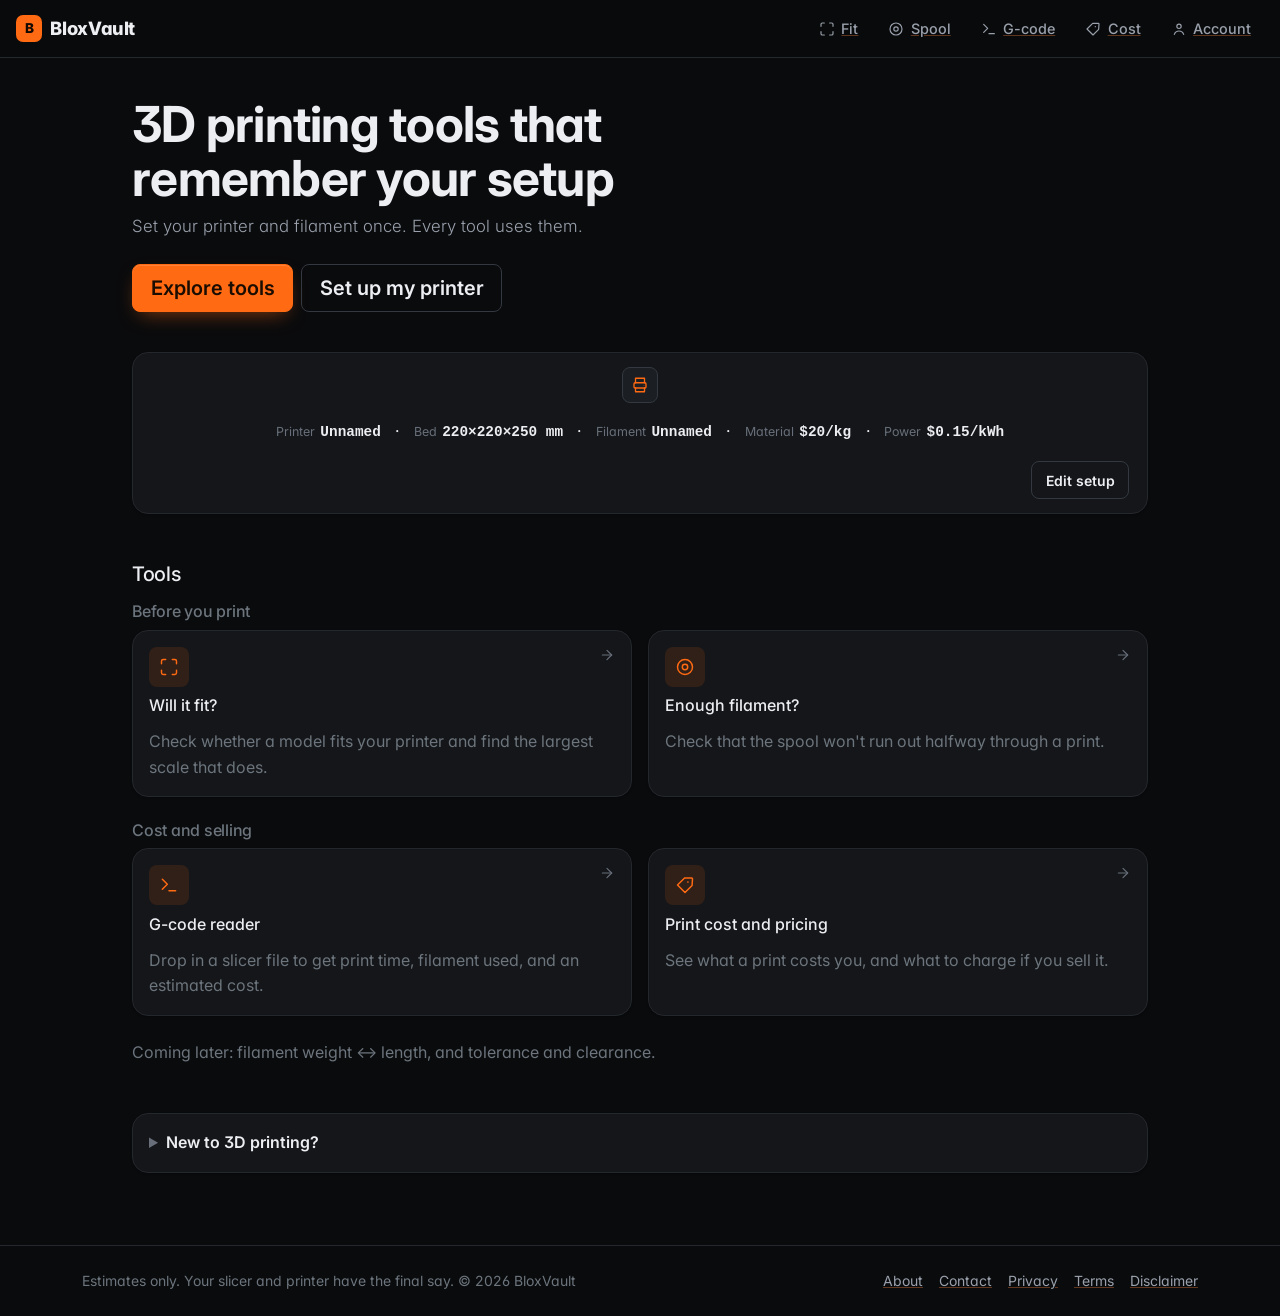
<file: index.html>
<!doctype html>
<html lang="en" data-bs-theme="dark">
<head>
  <meta charset="utf-8">
  <meta name="viewport" content="width=device-width, initial-scale=1">
  <title>3D printing tools that remember your setup - BloxVault</title>
  <meta name="description" content="Free 3D printing tools that remember your printer and filament settings: fit checker, filament check, and print cost and pricing.">
  <link rel="stylesheet" href="https://cdn.jsdelivr.net/npm/bootstrap@5.3.3/dist/css/bootstrap.min.css">
  <link rel="preconnect" href="https://fonts.googleapis.com">
  <link rel="preconnect" href="https://fonts.gstatic.com" crossorigin>
  <link rel="stylesheet" href="https://fonts.googleapis.com/css2?family=Inter:wght@400;500;600;700;800&display=swap">
  <link rel="stylesheet" href="style.css">
  <link rel="icon" type="image/png" href="/favicon.png">
</head>
<body>
  <nav class="navbar px-3">
    <a class="navbar-brand" href="index.html"><span class="brand-mark">B</span>BloxVault</a>
    <div class="nav-links">
      <a class="nav-link-item" href="fit.html"><svg viewBox="0 0 24 24" fill="none" stroke="currentColor" stroke-width="1.75" stroke-linecap="round" stroke-linejoin="round" class="nav-icon"><path d="M8 3H5a2 2 0 0 0-2 2v3"/><path d="M16 3h3a2 2 0 0 1 2 2v3"/><path d="M8 21H5a2 2 0 0 1-2-2v-3"/><path d="M16 21h3a2 2 0 0 0 2-2v-3"/></svg>Fit</a><a class="nav-link-item" href="spool.html"><svg viewBox="0 0 24 24" fill="none" stroke="currentColor" stroke-width="1.75" stroke-linecap="round" stroke-linejoin="round" class="nav-icon"><circle cx="12" cy="12" r="9"/><circle cx="12" cy="12" r="3.25"/></svg>Spool</a><a class="nav-link-item" href="gcode.html"><svg viewBox="0 0 24 24" fill="none" stroke="currentColor" stroke-width="1.75" stroke-linecap="round" stroke-linejoin="round" class="nav-icon"><polyline points="4 17 10 11 4 5"/><line x1="12" y1="19" x2="20" y2="19"/></svg>G-code</a><a class="nav-link-item" href="cost.html"><svg viewBox="0 0 24 24" fill="none" stroke="currentColor" stroke-width="1.75" stroke-linecap="round" stroke-linejoin="round" class="nav-icon"><path d="M20.5 12.5 12 21l-9-9 8.5-8.5H20a1 1 0 0 1 1 1z"/><circle cx="15.5" cy="8.5" r="1" fill="currentColor" stroke="none"/></svg>Cost</a><a class="nav-link-item" href="account.html"><svg viewBox="0 0 24 24" fill="none" stroke="currentColor" stroke-width="1.75" stroke-linecap="round" stroke-linejoin="round" class="nav-icon"><circle cx="12" cy="8" r="3.25"/><path d="M5 20c1.2-3.4 4-5 7-5s5.8 1.6 7 5"/></svg>Account</a>
    </div>
  </nav>
  <main class="container py-4">
    <section class="hero">
      <h1>3D printing tools that remember your setup</h1>
      <p class="lead">Set your printer and filament once. Every tool uses them.</p>
      <div class="d-flex flex-wrap gap-2 hero-actions">
        <a class="btn btn-primary btn-lg" href="#tools">Explore tools</a>
        <button type="button" class="btn btn-outline-light btn-lg" id="openSetup">Set up my printer</button>
      </div>
    </section>

    <div id="settings" class="mb-5"></div>

    <section id="tools">
      <h2 class="h5">Tools</h2>
      <h3 class="h6 text-secondary mt-3">Before you print</h3>
      <div class="row g-3">
        <div class="col-md-6"><a class="card p-3 tool-card h-100" href="fit.html"><div class="tool-card-head"><span class="tool-icon"><svg viewBox="0 0 24 24" fill="none" stroke="currentColor" stroke-width="1.75" stroke-linecap="round" stroke-linejoin="round"><path d="M8 3H5a2 2 0 0 0-2 2v3"/><path d="M16 3h3a2 2 0 0 1 2 2v3"/><path d="M8 21H5a2 2 0 0 1-2-2v-3"/><path d="M16 21h3a2 2 0 0 0 2-2v-3"/></svg></span><svg viewBox="0 0 24 24" fill="none" stroke="currentColor" stroke-width="1.75" stroke-linecap="round" stroke-linejoin="round" class="tool-arrow"><line x1="5" y1="12" x2="19" y2="12"/><polyline points="12 5 19 12 12 19"/></svg></div><span class="h6 mb-1">Will it fit?</span><span class="text-secondary">Check whether a model fits your printer and find the largest scale that does.</span></a></div>
        <div class="col-md-6"><a class="card p-3 tool-card h-100" href="spool.html"><div class="tool-card-head"><span class="tool-icon"><svg viewBox="0 0 24 24" fill="none" stroke="currentColor" stroke-width="1.75" stroke-linecap="round" stroke-linejoin="round"><circle cx="12" cy="12" r="9"/><circle cx="12" cy="12" r="3.25"/></svg></span><svg viewBox="0 0 24 24" fill="none" stroke="currentColor" stroke-width="1.75" stroke-linecap="round" stroke-linejoin="round" class="tool-arrow"><line x1="5" y1="12" x2="19" y2="12"/><polyline points="12 5 19 12 12 19"/></svg></div><span class="h6 mb-1">Enough filament?</span><span class="text-secondary">Check that the spool won't run out halfway through a print.</span></a></div>
      </div>
      <h3 class="h6 text-secondary mt-4">Cost and selling</h3>
      <div class="row g-3">
        <div class="col-md-6"><a class="card p-3 tool-card h-100" href="gcode.html"><div class="tool-card-head"><span class="tool-icon"><svg viewBox="0 0 24 24" fill="none" stroke="currentColor" stroke-width="1.75" stroke-linecap="round" stroke-linejoin="round"><polyline points="4 17 10 11 4 5"/><line x1="12" y1="19" x2="20" y2="19"/></svg></span><svg viewBox="0 0 24 24" fill="none" stroke="currentColor" stroke-width="1.75" stroke-linecap="round" stroke-linejoin="round" class="tool-arrow"><line x1="5" y1="12" x2="19" y2="12"/><polyline points="12 5 19 12 12 19"/></svg></div><span class="h6 mb-1">G-code reader</span><span class="text-secondary">Drop in a slicer file to get print time, filament used, and an estimated cost.</span></a></div>
        <div class="col-md-6"><a class="card p-3 tool-card h-100" href="cost.html"><div class="tool-card-head"><span class="tool-icon"><svg viewBox="0 0 24 24" fill="none" stroke="currentColor" stroke-width="1.75" stroke-linecap="round" stroke-linejoin="round"><path d="M20.5 12.5 12 21l-9-9 8.5-8.5H20a1 1 0 0 1 1 1z"/><circle cx="15.5" cy="8.5" r="1" fill="currentColor" stroke="none"/></svg></span><svg viewBox="0 0 24 24" fill="none" stroke="currentColor" stroke-width="1.75" stroke-linecap="round" stroke-linejoin="round" class="tool-arrow"><line x1="5" y1="12" x2="19" y2="12"/><polyline points="12 5 19 12 12 19"/></svg></div><span class="h6 mb-1">Print cost and pricing</span><span class="text-secondary">See what a print costs you, and what to charge if you sell it.</span></a></div>
      </div>
      <p class="text-secondary mt-4">Coming later: filament weight ↔ length, and tolerance and clearance.</p>
    </section>

    <details class="card p-3 mt-5">
      <summary class="fw-semibold">New to 3D printing?</summary>
      <dl class="mb-0">
        <dt>Slicer</dt><dd>Free software that turns a 3D model into instructions for your printer. After slicing, it shows the print time and how many grams of filament the print will use. Most tools here ask for those two numbers.</dd>
        <dt>Filament</dt><dd>The plastic on the spool that the printer melts to build the object. It's sold by weight, usually 1 kg per spool.</dd>
        <dt>Bed</dt><dd>The flat surface the print sits on. Its size limits how big one print can be.</dd>
        <dt>Failed print</dt><dd>A print that goes wrong and gets thrown away. It happens to everyone, so the cost tool adds a small allowance for it.</dd>
      </dl>
    </details>
  </main>
  <footer class="site-footer border-top mt-5">
    <div class="container py-4 d-flex flex-wrap justify-content-between align-items-center gap-3 small text-secondary">
      <span>Estimates only. Your slicer and printer have the final say. &copy; <span id="year">2026</span> BloxVault</span>
      <nav class="d-flex flex-wrap gap-3" aria-label="Site information">
        <a href="about.html">About</a>
        <a href="contact.html">Contact</a>
        <a href="privacy.html">Privacy</a>
        <a href="terms.html">Terms</a>
        <a href="disclaimer.html">Disclaimer</a>
      </nav>
    </div>
  </footer>
  <script>document.getElementById("year").textContent = new Date().getFullYear();</script>
  <script type="module">
    import { mountSettings } from "./settings.js";
    const setup = mountSettings(document.getElementById("settings"));
    document.getElementById("openSetup").addEventListener("click", setup.open);
  </script>
</body>
</html>
</file>
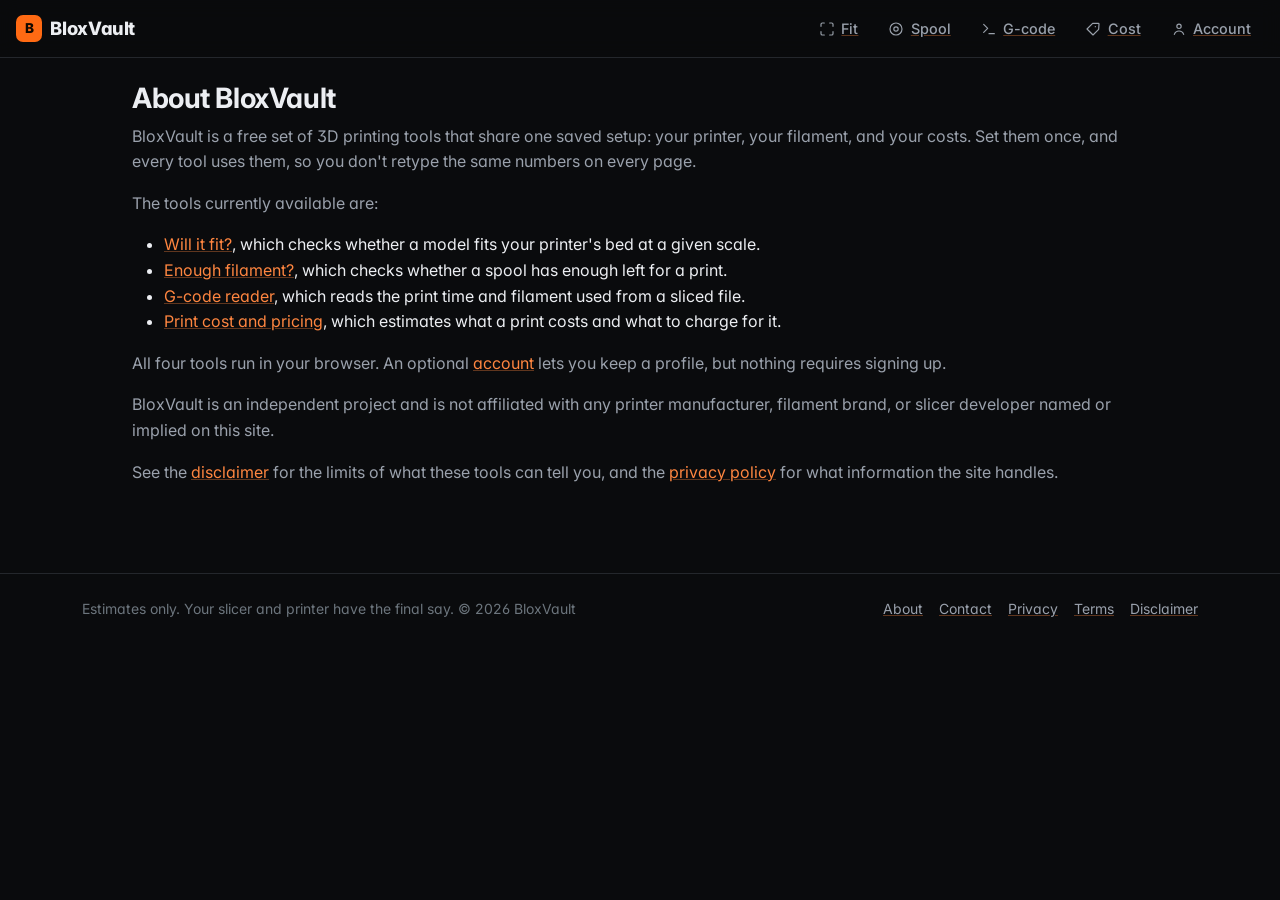
<file: about.html>
<!doctype html>
<html lang="en" data-bs-theme="dark">
<head>
  <meta charset="utf-8">
  <meta name="viewport" content="width=device-width, initial-scale=1">
  <title>About - BloxVault</title>
  <meta name="description" content="What BloxVault is: free 3D printing tools that share one saved printer and filament setup.">
  <link rel="stylesheet" href="https://cdn.jsdelivr.net/npm/bootstrap@5.3.3/dist/css/bootstrap.min.css">
  <link rel="preconnect" href="https://fonts.googleapis.com">
  <link rel="preconnect" href="https://fonts.gstatic.com" crossorigin>
  <link rel="stylesheet" href="https://fonts.googleapis.com/css2?family=Inter:wght@400;500;600;700;800&display=swap">
  <link rel="stylesheet" href="style.css">
</head>
<body>
  <nav class="navbar px-3">
    <a class="navbar-brand" href="index.html"><span class="brand-mark">B</span>BloxVault</a>
    <div class="nav-links">
      <a class="nav-link-item" href="fit.html"><svg viewBox="0 0 24 24" fill="none" stroke="currentColor" stroke-width="1.75" stroke-linecap="round" stroke-linejoin="round" class="nav-icon"><path d="M8 3H5a2 2 0 0 0-2 2v3"/><path d="M16 3h3a2 2 0 0 1 2 2v3"/><path d="M8 21H5a2 2 0 0 1-2-2v-3"/><path d="M16 21h3a2 2 0 0 0 2-2v-3"/></svg>Fit</a><a class="nav-link-item" href="spool.html"><svg viewBox="0 0 24 24" fill="none" stroke="currentColor" stroke-width="1.75" stroke-linecap="round" stroke-linejoin="round" class="nav-icon"><circle cx="12" cy="12" r="9"/><circle cx="12" cy="12" r="3.25"/></svg>Spool</a><a class="nav-link-item" href="gcode.html"><svg viewBox="0 0 24 24" fill="none" stroke="currentColor" stroke-width="1.75" stroke-linecap="round" stroke-linejoin="round" class="nav-icon"><polyline points="4 17 10 11 4 5"/><line x1="12" y1="19" x2="20" y2="19"/></svg>G-code</a><a class="nav-link-item" href="cost.html"><svg viewBox="0 0 24 24" fill="none" stroke="currentColor" stroke-width="1.75" stroke-linecap="round" stroke-linejoin="round" class="nav-icon"><path d="M20.5 12.5 12 21l-9-9 8.5-8.5H20a1 1 0 0 1 1 1z"/><circle cx="15.5" cy="8.5" r="1" fill="currentColor" stroke="none"/></svg>Cost</a><a class="nav-link-item" href="account.html"><svg viewBox="0 0 24 24" fill="none" stroke="currentColor" stroke-width="1.75" stroke-linecap="round" stroke-linejoin="round" class="nav-icon"><circle cx="12" cy="8" r="3.25"/><path d="M5 20c1.2-3.4 4-5 7-5s5.8 1.6 7 5"/></svg>Account</a>
    </div>
  </nav>
  <main class="container py-4 narrow-text">
    <h1 class="h3">About BloxVault</h1>
    <p>BloxVault is a free set of 3D printing tools that share one saved setup: your printer, your filament, and your costs. Set them once, and every tool uses them, so you don't retype the same numbers on every page.</p>
    <p>The tools currently available are:</p>
    <ul>
      <li><a href="fit.html">Will it fit?</a>, which checks whether a model fits your printer's bed at a given scale.</li>
      <li><a href="spool.html">Enough filament?</a>, which checks whether a spool has enough left for a print.</li>
      <li><a href="gcode.html">G-code reader</a>, which reads the print time and filament used from a sliced file.</li>
      <li><a href="cost.html">Print cost and pricing</a>, which estimates what a print costs and what to charge for it.</li>
    </ul>
    <p>All four tools run in your browser. An optional <a href="account.html">account</a> lets you keep a profile, but nothing requires signing up.</p>
    <p>BloxVault is an independent project and is not affiliated with any printer manufacturer, filament brand, or slicer developer named or implied on this site.</p>
    <p>See the <a href="disclaimer.html">disclaimer</a> for the limits of what these tools can tell you, and the <a href="privacy.html">privacy policy</a> for what information the site handles.</p>
  </main>
  <footer class="site-footer border-top mt-5">
    <div class="container py-4 d-flex flex-wrap justify-content-between align-items-center gap-3 small text-secondary">
      <span>Estimates only. Your slicer and printer have the final say. &copy; <span id="year">2026</span> BloxVault</span>
      <nav class="d-flex flex-wrap gap-3" aria-label="Site information">
        <a href="about.html">About</a>
        <a href="contact.html">Contact</a>
        <a href="privacy.html">Privacy</a>
        <a href="terms.html">Terms</a>
        <a href="disclaimer.html">Disclaimer</a>
      </nav>
    </div>
  </footer>
  <script>document.getElementById("year").textContent = new Date().getFullYear();</script>
</body>
</html>
</file>
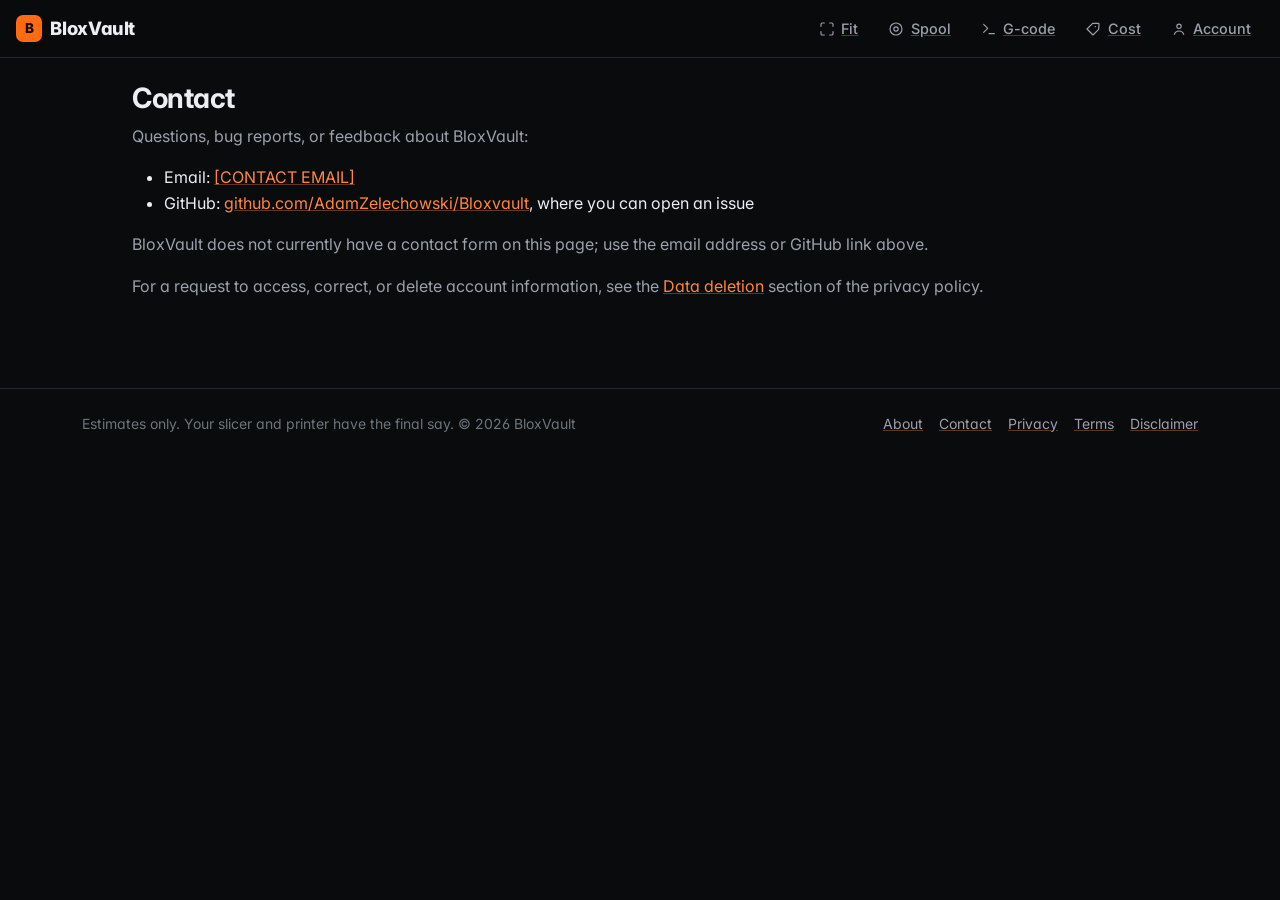
<file: contact.html>
<!doctype html>
<html lang="en" data-bs-theme="dark">
<head>
  <meta charset="utf-8">
  <meta name="viewport" content="width=device-width, initial-scale=1">
  <title>Contact - BloxVault</title>
  <meta name="description" content="How to reach BloxVault with questions, bug reports, or a data request.">
  <link rel="stylesheet" href="https://cdn.jsdelivr.net/npm/bootstrap@5.3.3/dist/css/bootstrap.min.css">
  <link rel="preconnect" href="https://fonts.googleapis.com">
  <link rel="preconnect" href="https://fonts.gstatic.com" crossorigin>
  <link rel="stylesheet" href="https://fonts.googleapis.com/css2?family=Inter:wght@400;500;600;700;800&display=swap">
  <link rel="stylesheet" href="style.css">
</head>
<body>
  <nav class="navbar px-3">
    <a class="navbar-brand" href="index.html"><span class="brand-mark">B</span>BloxVault</a>
    <div class="nav-links">
      <a class="nav-link-item" href="fit.html"><svg viewBox="0 0 24 24" fill="none" stroke="currentColor" stroke-width="1.75" stroke-linecap="round" stroke-linejoin="round" class="nav-icon"><path d="M8 3H5a2 2 0 0 0-2 2v3"/><path d="M16 3h3a2 2 0 0 1 2 2v3"/><path d="M8 21H5a2 2 0 0 1-2-2v-3"/><path d="M16 21h3a2 2 0 0 0 2-2v-3"/></svg>Fit</a><a class="nav-link-item" href="spool.html"><svg viewBox="0 0 24 24" fill="none" stroke="currentColor" stroke-width="1.75" stroke-linecap="round" stroke-linejoin="round" class="nav-icon"><circle cx="12" cy="12" r="9"/><circle cx="12" cy="12" r="3.25"/></svg>Spool</a><a class="nav-link-item" href="gcode.html"><svg viewBox="0 0 24 24" fill="none" stroke="currentColor" stroke-width="1.75" stroke-linecap="round" stroke-linejoin="round" class="nav-icon"><polyline points="4 17 10 11 4 5"/><line x1="12" y1="19" x2="20" y2="19"/></svg>G-code</a><a class="nav-link-item" href="cost.html"><svg viewBox="0 0 24 24" fill="none" stroke="currentColor" stroke-width="1.75" stroke-linecap="round" stroke-linejoin="round" class="nav-icon"><path d="M20.5 12.5 12 21l-9-9 8.5-8.5H20a1 1 0 0 1 1 1z"/><circle cx="15.5" cy="8.5" r="1" fill="currentColor" stroke="none"/></svg>Cost</a><a class="nav-link-item" href="account.html"><svg viewBox="0 0 24 24" fill="none" stroke="currentColor" stroke-width="1.75" stroke-linecap="round" stroke-linejoin="round" class="nav-icon"><circle cx="12" cy="8" r="3.25"/><path d="M5 20c1.2-3.4 4-5 7-5s5.8 1.6 7 5"/></svg>Account</a>
    </div>
  </nav>
  <main class="container py-4 narrow-text">
    <h1 class="h3">Contact</h1>
    <p>Questions, bug reports, or feedback about BloxVault:</p>
    <ul>
      <li>Email: <a href="mailto:[CONTACT EMAIL]">[CONTACT EMAIL]</a></li>
      <li>GitHub: <a href="https://github.com/AdamZelechowski/Bloxvault">github.com/AdamZelechowski/Bloxvault</a>, where you can open an issue</li>
    </ul>
    <p>BloxVault does not currently have a contact form on this page; use the email address or GitHub link above.</p>
    <p>For a request to access, correct, or delete account information, see the <a href="privacy.html#deletion">Data deletion</a> section of the privacy policy.</p>
  </main>
  <footer class="site-footer border-top mt-5">
    <div class="container py-4 d-flex flex-wrap justify-content-between align-items-center gap-3 small text-secondary">
      <span>Estimates only. Your slicer and printer have the final say. &copy; <span id="year">2026</span> BloxVault</span>
      <nav class="d-flex flex-wrap gap-3" aria-label="Site information">
        <a href="about.html">About</a>
        <a href="contact.html">Contact</a>
        <a href="privacy.html">Privacy</a>
        <a href="terms.html">Terms</a>
        <a href="disclaimer.html">Disclaimer</a>
      </nav>
    </div>
  </footer>
  <script>document.getElementById("year").textContent = new Date().getFullYear();</script>
</body>
</html>
</file>
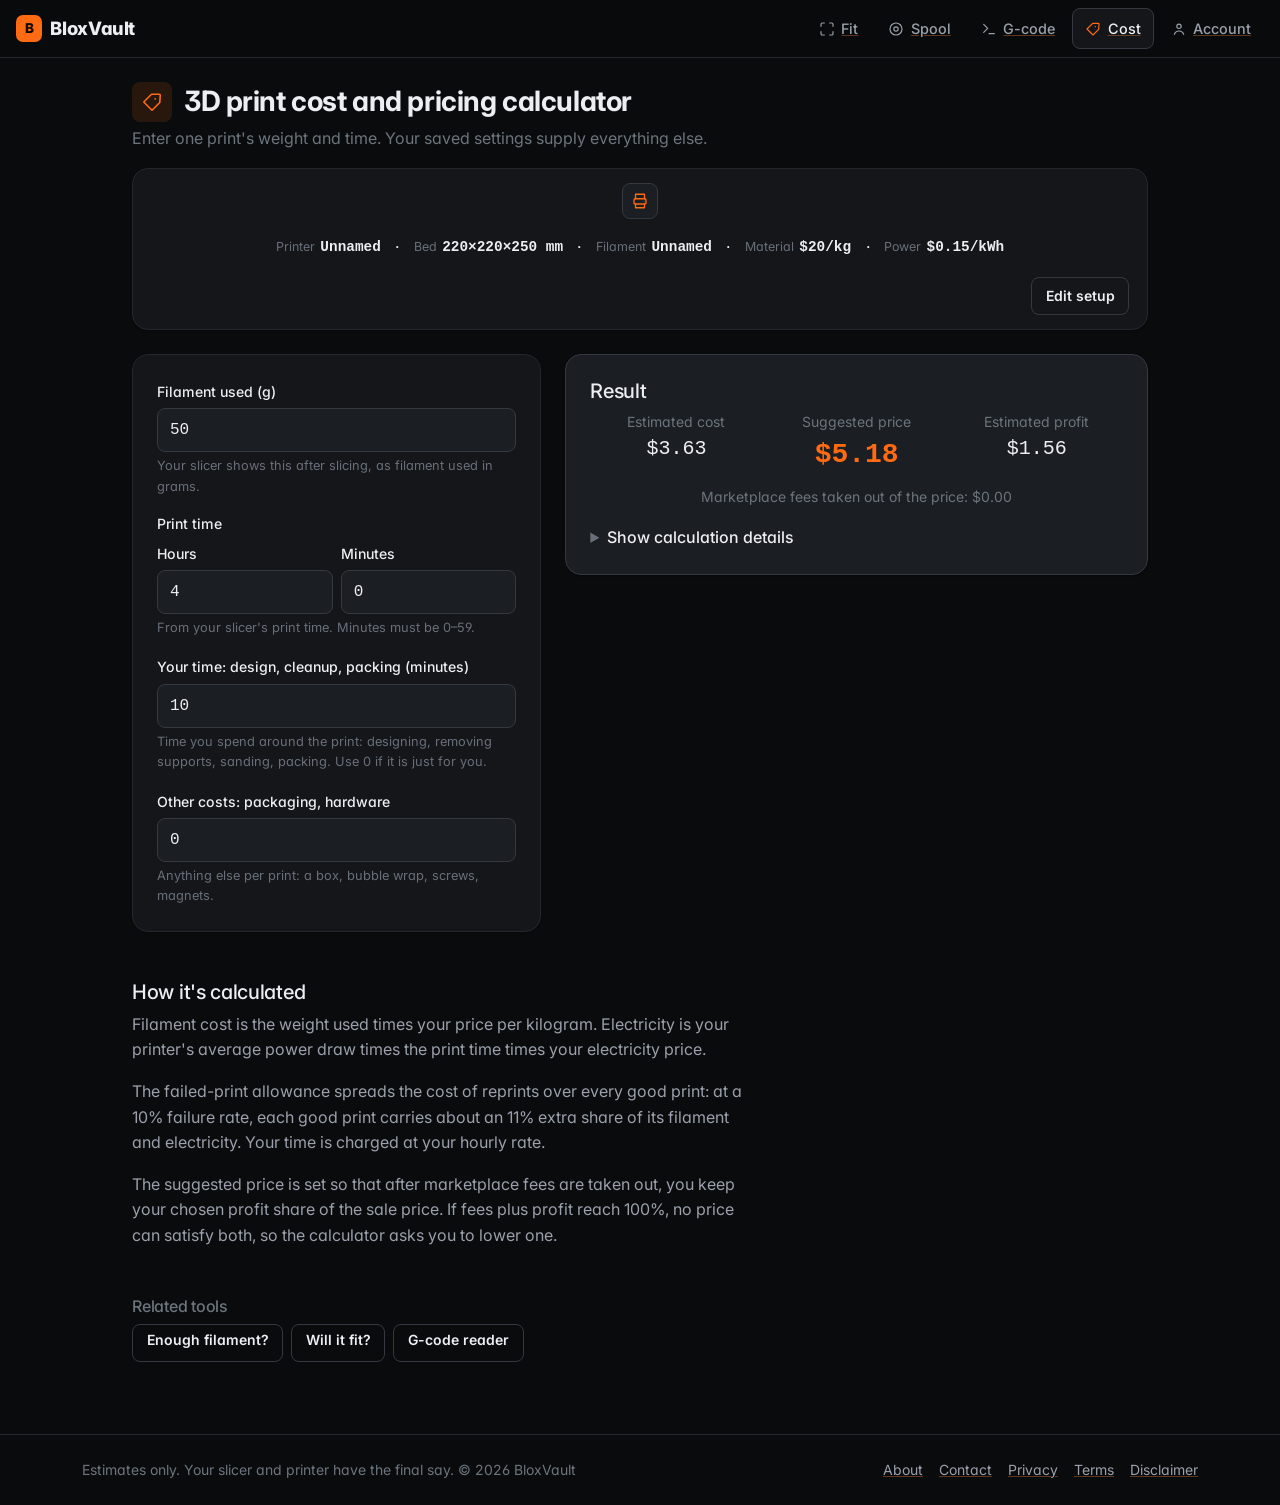
<file: cost.html>
<!doctype html>
<html lang="en" data-bs-theme="dark">
<head>
  <meta charset="utf-8">
  <meta name="viewport" content="width=device-width, initial-scale=1">
  <title>3D print cost and pricing calculator - BloxVault</title>
  <meta name="description" content="Work out what a 3D print really costs: filament, electricity, failed prints, and your time. Get a price that covers marketplace fees and leaves the profit you want.">
  <link rel="stylesheet" href="https://cdn.jsdelivr.net/npm/bootstrap@5.3.3/dist/css/bootstrap.min.css">
  <link rel="preconnect" href="https://fonts.googleapis.com">
  <link rel="preconnect" href="https://fonts.gstatic.com" crossorigin>
  <link rel="stylesheet" href="https://fonts.googleapis.com/css2?family=Inter:wght@400;500;600;700;800&display=swap">
  <link rel="stylesheet" href="style.css">
</head>
<body>
  <nav class="navbar px-3">
    <a class="navbar-brand" href="index.html"><span class="brand-mark">B</span>BloxVault</a>
    <div class="nav-links">
      <a class="nav-link-item" href="fit.html"><svg viewBox="0 0 24 24" fill="none" stroke="currentColor" stroke-width="1.75" stroke-linecap="round" stroke-linejoin="round" class="nav-icon"><path d="M8 3H5a2 2 0 0 0-2 2v3"/><path d="M16 3h3a2 2 0 0 1 2 2v3"/><path d="M8 21H5a2 2 0 0 1-2-2v-3"/><path d="M16 21h3a2 2 0 0 0 2-2v-3"/></svg>Fit</a><a class="nav-link-item" href="spool.html"><svg viewBox="0 0 24 24" fill="none" stroke="currentColor" stroke-width="1.75" stroke-linecap="round" stroke-linejoin="round" class="nav-icon"><circle cx="12" cy="12" r="9"/><circle cx="12" cy="12" r="3.25"/></svg>Spool</a><a class="nav-link-item" href="gcode.html"><svg viewBox="0 0 24 24" fill="none" stroke="currentColor" stroke-width="1.75" stroke-linecap="round" stroke-linejoin="round" class="nav-icon"><polyline points="4 17 10 11 4 5"/><line x1="12" y1="19" x2="20" y2="19"/></svg>G-code</a><a class="nav-link-item" aria-current="page" href="cost.html"><svg viewBox="0 0 24 24" fill="none" stroke="currentColor" stroke-width="1.75" stroke-linecap="round" stroke-linejoin="round" class="nav-icon"><path d="M20.5 12.5 12 21l-9-9 8.5-8.5H20a1 1 0 0 1 1 1z"/><circle cx="15.5" cy="8.5" r="1" fill="currentColor" stroke="none"/></svg>Cost</a><a class="nav-link-item" href="account.html"><svg viewBox="0 0 24 24" fill="none" stroke="currentColor" stroke-width="1.75" stroke-linecap="round" stroke-linejoin="round" class="nav-icon"><circle cx="12" cy="8" r="3.25"/><path d="M5 20c1.2-3.4 4-5 7-5s5.8 1.6 7 5"/></svg>Account</a>
    </div>
  </nav>

  <main class="container py-4">
    <div class="page-header"><span class="icon-badge"><svg viewBox="0 0 24 24" fill="none" stroke="currentColor" stroke-width="1.75" stroke-linecap="round" stroke-linejoin="round"><path d="M20.5 12.5 12 21l-9-9 8.5-8.5H20a1 1 0 0 1 1 1z"/><circle cx="15.5" cy="8.5" r="1" fill="currentColor" stroke="none"/></svg></span><h1 class="h3">3D print cost and pricing calculator</h1></div>
    <p class="text-secondary">Enter one print's weight and time. Your saved settings supply everything else.</p>

    <div id="settings" class="mb-4"></div>

    <div class="row g-4">
      <div class="col-md-5">
        <div class="card p-4 vstack gap-3">
          <div><label class="form-label" for="grams">Filament used (g)</label><input id="grams" class="form-control" type="number" min="0" step="1" value="50" inputmode="decimal"><div class="form-text">Your slicer shows this after slicing, as filament used in grams.</div></div>
          <div>
            <div class="form-label">Print time</div>
            <div class="row g-2">
              <div class="col-6">
                <label class="form-label" for="hours">Hours</label>
                <input id="hours" class="form-control" type="number" min="0" step="1" value="4" inputmode="numeric">
              </div>
              <div class="col-6">
                <label class="form-label" for="minutes">Minutes</label>
                <input id="minutes" class="form-control" type="number" min="0" max="59" step="1" value="0" inputmode="numeric">
              </div>
            </div>
            <div class="form-text">From your slicer's print time. Minutes must be 0–59.</div>
          </div>
          <div><label class="form-label" for="labor">Your time: design, cleanup, packing (minutes)</label><input id="labor" class="form-control" type="number" min="0" step="1" value="10" inputmode="numeric"><div class="form-text">Time you spend around the print: designing, removing supports, sanding, packing. Use 0 if it is just for you.</div></div>
          <div><label class="form-label" for="other">Other costs: packaging, hardware</label><input id="other" class="form-control" type="number" min="0" step="0.01" value="0" inputmode="decimal"><div class="form-text">Anything else per print: a box, bubble wrap, screws, magnets.</div></div>
        </div>
      </div>
      <div class="col-md-7">
        <div class="card result-card p-4">
          <h2 class="h5">Result</h2>
          <div id="result"></div>
          <details class="mt-3"><summary>Show calculation details</summary><table class="table table-sm mt-2 mb-0"><tbody id="rows"></tbody></table></details>
        </div>
      </div>
    </div>

    <section class="mt-5 narrow-text">
      <h2 class="h5">How it's calculated</h2>
      <p>Filament cost is the weight used times your price per kilogram. Electricity is your printer's average power draw times the print time times your electricity price.</p>
      <p>The failed-print allowance spreads the cost of reprints over every good print: at a 10% failure rate, each good print carries about an 11% extra share of its filament and electricity. Your time is charged at your hourly rate.</p>
      <p>The suggested price is set so that after marketplace fees are taken out, you keep your chosen profit share of the sale price. If fees plus profit reach 100%, no price can satisfy both, so the calculator asks you to lower one.</p>
    </section>
  <section class="mt-5"><h2 class="h6 text-secondary">Related tools</h2><div class="d-flex flex-wrap gap-2"><a class="btn btn-sm btn-outline-light" href="spool.html">Enough filament?</a><a class="btn btn-sm btn-outline-light" href="fit.html">Will it fit?</a><a class="btn btn-sm btn-outline-light" href="gcode.html">G-code reader</a></div></section>
  </main>
  <footer class="site-footer border-top mt-5">
    <div class="container py-4 d-flex flex-wrap justify-content-between align-items-center gap-3 small text-secondary">
      <span>Estimates only. Your slicer and printer have the final say. &copy; <span id="year">2026</span> BloxVault</span>
      <nav class="d-flex flex-wrap gap-3" aria-label="Site information">
        <a href="about.html">About</a>
        <a href="contact.html">Contact</a>
        <a href="privacy.html">Privacy</a>
        <a href="terms.html">Terms</a>
        <a href="disclaimer.html">Disclaimer</a>
      </nav>
    </div>
  </footer>
  <script>document.getElementById("year").textContent = new Date().getFullYear();</script>

  <script type="module">
    import { loadSettings, mountSettings } from "./settings.js";
    import { calcCost } from "./calc.js";
    import { parseNumber, setFieldFeedback, hoursFromParts, splitDecimalHours } from "./ui.js";

    const $ = (id) => document.getElementById(id);
    const LINES = [["filament", "Filament"], ["electricity", "Electricity"], ["failures", "Failed-print allowance"],
                   ["labor", "Your time"], ["other", "Other costs"], ["cost", "Total cost"]];

    function readJob() {
      const grams = parseNumber($("grams").value, { label: "Filament used" });
      const hours = parseNumber($("hours").value, { label: "Hours", integer: true });
      const minutes = parseNumber($("minutes").value, { min: 0, max: 59, label: "Minutes", integer: true });
      const labor = parseNumber($("labor").value, { label: "Your time" });
      const other = parseNumber($("other").value, { label: "Other costs" });

      setFieldFeedback($("grams"), grams.error);
      setFieldFeedback($("hours"), hours.error);
      setFieldFeedback($("minutes"), minutes.error);
      setFieldFeedback($("labor"), labor.error);
      setFieldFeedback($("other"), other.error);

      const parts = [grams, hours, minutes, labor, other];
      if (parts.some((p) => p.status === "error")) return { state: "error" };
      if (parts.some((p) => p.status === "empty")) return { state: "incomplete" };
      return {
        state: "ok",
        job: {
          grams: grams.value,
          hours: hoursFromParts(hours.value, minutes.value),
          laborMinutes: labor.value,
          otherCost: other.value,
        },
      };
    }

    function render() {
      const s = loadSettings();
      const parsed = readJob();
      const out = $("result");
      out.replaceChildren();
      $("rows").replaceChildren();

      if (parsed.state === "error") {
        const w = document.createElement("p");
        w.className = "alert alert-danger mb-0";
        w.textContent = "Fix the highlighted fields to see the cost.";
        out.append(w);
        return;
      }
      if (parsed.state === "incomplete") {
        const w = document.createElement("p");
        w.className = "alert alert-secondary mb-0";
        w.textContent = "Enter the print details to see the cost.";
        out.append(w);
        return;
      }

      const r = calcCost(s, parsed.job);
      const money = (n) => `${s.currency}${n.toFixed(2)}`;
      const rows = LINES.map(([key, label]) => {
        const tr = document.createElement("tr");
        const th = document.createElement("td"), td = document.createElement("td");
        th.textContent = label;
        td.textContent = money(r[key]);
        td.className = "text-end";
        if (key === "cost") tr.className = "fw-semibold";
        tr.append(th, td);
        return tr;
      });
      $("rows").replaceChildren(...rows);

      if (r.price === null) {
        const w = document.createElement("p");
        w.className = "alert alert-warning mb-0";
        w.textContent = "Fees and your profit share add up to 100% or more, so no price works. Lower one of them in your settings.";
        out.append(w);
        return;
      }
      const row = document.createElement("div");
      row.className = "row text-center g-2";
      for (const [label, value, big] of [["Estimated cost", r.cost, false], ["Suggested price", r.price, true], ["Estimated profit", r.profit, false]]) {
        const col = document.createElement("div");
        col.className = "col-4";
        const l = document.createElement("div");
        l.className = "small text-secondary";
        l.textContent = label;
        const v = document.createElement("div");
        v.className = big ? "fs-3 fw-bold accent-text result-figure" : "fs-5 result-figure";
        v.textContent = money(value);
        col.append(l, v);
        row.append(col);
      }
      const fees = document.createElement("p");
      fees.className = "small text-secondary text-center mt-2 mb-0";
      fees.textContent = `Marketplace fees taken out of the price: ${money(r.fees)}`;
      out.append(row, fees);
    }

    mountSettings($("settings"), render);
    ["grams", "hours", "minutes", "labor", "other"].forEach((id) => $(id).addEventListener("input", render));
    const q = new URLSearchParams(location.search);
    const gramsQ = parseFloat(q.get("grams"));
    if (Number.isFinite(gramsQ) && gramsQ >= 0) $("grams").value = gramsQ;
    const hoursQ = parseFloat(q.get("hours"));
    if (Number.isFinite(hoursQ) && hoursQ >= 0) {
      const parts = splitDecimalHours(hoursQ);
      $("hours").value = parts.hours;
      $("minutes").value = parts.minutes;
    }
    render();
  </script>
</body>
</html>
</file>
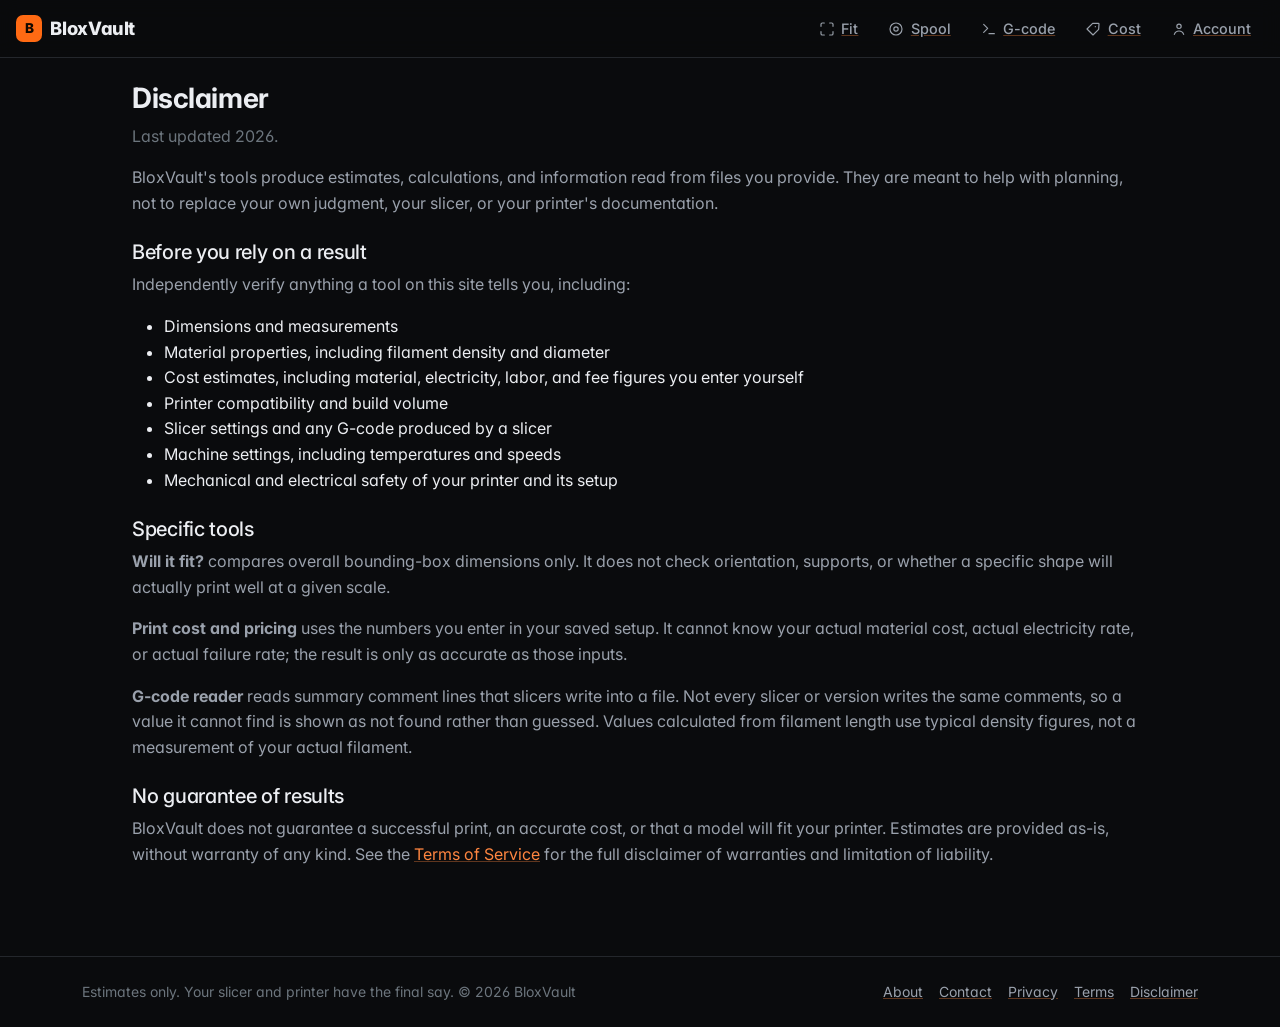
<file: disclaimer.html>
<!doctype html>
<html lang="en" data-bs-theme="dark">
<head>
  <meta charset="utf-8">
  <meta name="viewport" content="width=device-width, initial-scale=1">
  <title>Disclaimer - BloxVault</title>
  <meta name="description" content="What BloxVault's calculators and the G-code reader can and can't tell you, and what to verify yourself.">
  <link rel="stylesheet" href="https://cdn.jsdelivr.net/npm/bootstrap@5.3.3/dist/css/bootstrap.min.css">
  <link rel="preconnect" href="https://fonts.googleapis.com">
  <link rel="preconnect" href="https://fonts.gstatic.com" crossorigin>
  <link rel="stylesheet" href="https://fonts.googleapis.com/css2?family=Inter:wght@400;500;600;700;800&display=swap">
  <link rel="stylesheet" href="style.css">
</head>
<body>
  <nav class="navbar px-3">
    <a class="navbar-brand" href="index.html"><span class="brand-mark">B</span>BloxVault</a>
    <div class="nav-links">
      <a class="nav-link-item" href="fit.html"><svg viewBox="0 0 24 24" fill="none" stroke="currentColor" stroke-width="1.75" stroke-linecap="round" stroke-linejoin="round" class="nav-icon"><path d="M8 3H5a2 2 0 0 0-2 2v3"/><path d="M16 3h3a2 2 0 0 1 2 2v3"/><path d="M8 21H5a2 2 0 0 1-2-2v-3"/><path d="M16 21h3a2 2 0 0 0 2-2v-3"/></svg>Fit</a><a class="nav-link-item" href="spool.html"><svg viewBox="0 0 24 24" fill="none" stroke="currentColor" stroke-width="1.75" stroke-linecap="round" stroke-linejoin="round" class="nav-icon"><circle cx="12" cy="12" r="9"/><circle cx="12" cy="12" r="3.25"/></svg>Spool</a><a class="nav-link-item" href="gcode.html"><svg viewBox="0 0 24 24" fill="none" stroke="currentColor" stroke-width="1.75" stroke-linecap="round" stroke-linejoin="round" class="nav-icon"><polyline points="4 17 10 11 4 5"/><line x1="12" y1="19" x2="20" y2="19"/></svg>G-code</a><a class="nav-link-item" href="cost.html"><svg viewBox="0 0 24 24" fill="none" stroke="currentColor" stroke-width="1.75" stroke-linecap="round" stroke-linejoin="round" class="nav-icon"><path d="M20.5 12.5 12 21l-9-9 8.5-8.5H20a1 1 0 0 1 1 1z"/><circle cx="15.5" cy="8.5" r="1" fill="currentColor" stroke="none"/></svg>Cost</a><a class="nav-link-item" href="account.html"><svg viewBox="0 0 24 24" fill="none" stroke="currentColor" stroke-width="1.75" stroke-linecap="round" stroke-linejoin="round" class="nav-icon"><circle cx="12" cy="8" r="3.25"/><path d="M5 20c1.2-3.4 4-5 7-5s5.8 1.6 7 5"/></svg>Account</a>
    </div>
  </nav>
  <main class="container py-4 narrow-text">
    <h1 class="h3">Disclaimer</h1>
    <p class="text-secondary">Last updated 2026.</p>
    <p>BloxVault's tools produce estimates, calculations, and information read from files you provide. They are meant to help with planning, not to replace your own judgment, your slicer, or your printer's documentation.</p>
    <h2 class="h5 mt-4">Before you rely on a result</h2>
    <p>Independently verify anything a tool on this site tells you, including:</p>
    <ul>
      <li>Dimensions and measurements</li>
      <li>Material properties, including filament density and diameter</li>
      <li>Cost estimates, including material, electricity, labor, and fee figures you enter yourself</li>
      <li>Printer compatibility and build volume</li>
      <li>Slicer settings and any G-code produced by a slicer</li>
      <li>Machine settings, including temperatures and speeds</li>
      <li>Mechanical and electrical safety of your printer and its setup</li>
    </ul>
    <h2 class="h5 mt-4">Specific tools</h2>
    <p><strong>Will it fit?</strong> compares overall bounding-box dimensions only. It does not check orientation, supports, or whether a specific shape will actually print well at a given scale.</p>
    <p><strong>Print cost and pricing</strong> uses the numbers you enter in your saved setup. It cannot know your actual material cost, actual electricity rate, or actual failure rate; the result is only as accurate as those inputs.</p>
    <p><strong>G-code reader</strong> reads summary comment lines that slicers write into a file. Not every slicer or version writes the same comments, so a value it cannot find is shown as not found rather than guessed. Values calculated from filament length use typical density figures, not a measurement of your actual filament.</p>
    <h2 class="h5 mt-4">No guarantee of results</h2>
    <p>BloxVault does not guarantee a successful print, an accurate cost, or that a model will fit your printer. Estimates are provided as-is, without warranty of any kind. See the <a href="terms.html">Terms of Service</a> for the full disclaimer of warranties and limitation of liability.</p>
  </main>
  <footer class="site-footer border-top mt-5">
    <div class="container py-4 d-flex flex-wrap justify-content-between align-items-center gap-3 small text-secondary">
      <span>Estimates only. Your slicer and printer have the final say. &copy; <span id="year">2026</span> BloxVault</span>
      <nav class="d-flex flex-wrap gap-3" aria-label="Site information">
        <a href="about.html">About</a>
        <a href="contact.html">Contact</a>
        <a href="privacy.html">Privacy</a>
        <a href="terms.html">Terms</a>
        <a href="disclaimer.html">Disclaimer</a>
      </nav>
    </div>
  </footer>
  <script>document.getElementById("year").textContent = new Date().getFullYear();</script>
</body>
</html>
</file>
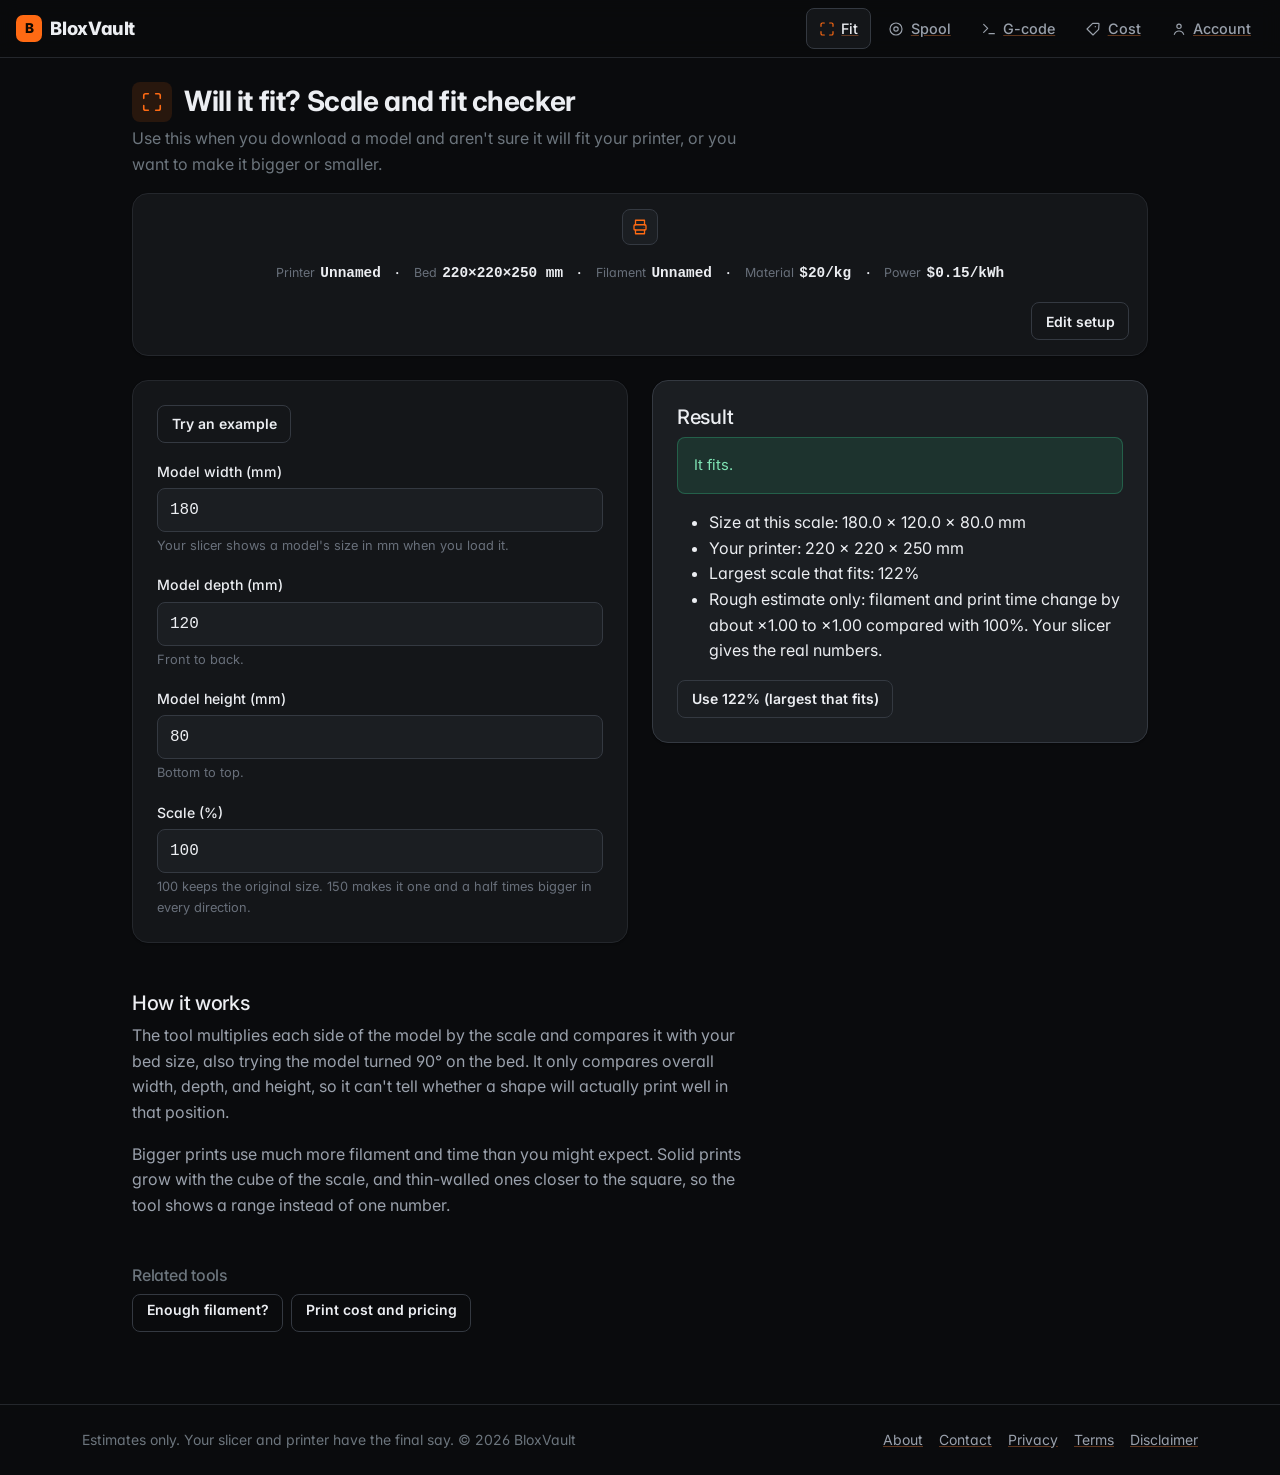
<file: fit.html>
<!doctype html>
<html lang="en" data-bs-theme="dark">
<head>
  <meta charset="utf-8">
  <meta name="viewport" content="width=device-width, initial-scale=1">
  <title>Will it fit? 3D print scale and fit checker - BloxVault</title>
  <meta name="description" content="Check if a 3D model fits your printer's bed at any scale, and how much more filament and time a bigger print needs.">
  <link rel="stylesheet" href="https://cdn.jsdelivr.net/npm/bootstrap@5.3.3/dist/css/bootstrap.min.css">
  <link rel="preconnect" href="https://fonts.googleapis.com">
  <link rel="preconnect" href="https://fonts.gstatic.com" crossorigin>
  <link rel="stylesheet" href="https://fonts.googleapis.com/css2?family=Inter:wght@400;500;600;700;800&display=swap">
  <link rel="stylesheet" href="style.css">
</head>
<body>
  <nav class="navbar px-3">
    <a class="navbar-brand" href="index.html"><span class="brand-mark">B</span>BloxVault</a>
    <div class="nav-links">
      <a class="nav-link-item" aria-current="page" href="fit.html"><svg viewBox="0 0 24 24" fill="none" stroke="currentColor" stroke-width="1.75" stroke-linecap="round" stroke-linejoin="round" class="nav-icon"><path d="M8 3H5a2 2 0 0 0-2 2v3"/><path d="M16 3h3a2 2 0 0 1 2 2v3"/><path d="M8 21H5a2 2 0 0 1-2-2v-3"/><path d="M16 21h3a2 2 0 0 0 2-2v-3"/></svg>Fit</a><a class="nav-link-item" href="spool.html"><svg viewBox="0 0 24 24" fill="none" stroke="currentColor" stroke-width="1.75" stroke-linecap="round" stroke-linejoin="round" class="nav-icon"><circle cx="12" cy="12" r="9"/><circle cx="12" cy="12" r="3.25"/></svg>Spool</a><a class="nav-link-item" href="gcode.html"><svg viewBox="0 0 24 24" fill="none" stroke="currentColor" stroke-width="1.75" stroke-linecap="round" stroke-linejoin="round" class="nav-icon"><polyline points="4 17 10 11 4 5"/><line x1="12" y1="19" x2="20" y2="19"/></svg>G-code</a><a class="nav-link-item" href="cost.html"><svg viewBox="0 0 24 24" fill="none" stroke="currentColor" stroke-width="1.75" stroke-linecap="round" stroke-linejoin="round" class="nav-icon"><path d="M20.5 12.5 12 21l-9-9 8.5-8.5H20a1 1 0 0 1 1 1z"/><circle cx="15.5" cy="8.5" r="1" fill="currentColor" stroke="none"/></svg>Cost</a><a class="nav-link-item" href="account.html"><svg viewBox="0 0 24 24" fill="none" stroke="currentColor" stroke-width="1.75" stroke-linecap="round" stroke-linejoin="round" class="nav-icon"><circle cx="12" cy="8" r="3.25"/><path d="M5 20c1.2-3.4 4-5 7-5s5.8 1.6 7 5"/></svg>Account</a>
    </div>
  </nav>
  <main class="container py-4">
    <div class="page-header"><span class="icon-badge"><svg viewBox="0 0 24 24" fill="none" stroke="currentColor" stroke-width="1.75" stroke-linecap="round" stroke-linejoin="round"><path d="M8 3H5a2 2 0 0 0-2 2v3"/><path d="M16 3h3a2 2 0 0 1 2 2v3"/><path d="M8 21H5a2 2 0 0 1-2-2v-3"/><path d="M16 21h3a2 2 0 0 0 2-2v-3"/></svg></span><h1 class="h3">Will it fit? Scale and fit checker</h1></div>
    <p class="text-secondary narrow-text">Use this when you download a model and aren't sure it will fit your printer, or you want to make it bigger or smaller.</p>
    <div id="settings" class="mb-4"></div>
    <div class="row g-4">
      <div class="col-md-6"><div class="card p-4 vstack gap-3">
        <div><button type="button" class="btn btn-sm btn-outline-light" id="example">Try an example</button></div>
        <div><label class="form-label" for="mx">Model width (mm)</label><input id="mx" class="form-control" type="number" min="0" step="1" value="180" inputmode="decimal"><div class="form-text">Your slicer shows a model's size in mm when you load it.</div></div><div><label class="form-label" for="my">Model depth (mm)</label><input id="my" class="form-control" type="number" min="0" step="1" value="120" inputmode="decimal"><div class="form-text">Front to back.</div></div><div><label class="form-label" for="mz">Model height (mm)</label><input id="mz" class="form-control" type="number" min="0" step="1" value="80" inputmode="decimal"><div class="form-text">Bottom to top.</div></div><div><label class="form-label" for="scale">Scale (%)</label><input id="scale" class="form-control" type="number" min="0" step="1" value="100" inputmode="decimal"><div class="form-text">100 keeps the original size. 150 makes it one and a half times bigger in every direction.</div></div>
      </div></div>
      <div class="col-md-6"><div class="card result-card p-4"><h2 class="h5">Result</h2><div id="result"></div></div></div>
    </div>
    <section class="mt-5 narrow-text"><h2 class="h5">How it works</h2><p>The tool multiplies each side of the model by the scale and compares it with your bed size, also trying the model turned 90° on the bed. It only compares overall width, depth, and height, so it can't tell whether a shape will actually print well in that position.</p><p>Bigger prints use much more filament and time than you might expect. Solid prints grow with the cube of the scale, and thin-walled ones closer to the square, so the tool shows a range instead of one number.</p></section>
  <section class="mt-5"><h2 class="h6 text-secondary">Related tools</h2><div class="d-flex flex-wrap gap-2"><a class="btn btn-sm btn-outline-light" href="spool.html">Enough filament?</a><a class="btn btn-sm btn-outline-light" href="cost.html">Print cost and pricing</a></div></section>
  </main>
  <footer class="site-footer border-top mt-5">
    <div class="container py-4 d-flex flex-wrap justify-content-between align-items-center gap-3 small text-secondary">
      <span>Estimates only. Your slicer and printer have the final say. &copy; <span id="year">2026</span> BloxVault</span>
      <nav class="d-flex flex-wrap gap-3" aria-label="Site information">
        <a href="about.html">About</a>
        <a href="contact.html">Contact</a>
        <a href="privacy.html">Privacy</a>
        <a href="terms.html">Terms</a>
        <a href="disclaimer.html">Disclaimer</a>
      </nav>
    </div>
  </footer>
  <script>document.getElementById("year").textContent = new Date().getFullYear();</script>
  <script type="module">
    import { loadSettings, mountSettings } from "./settings.js";
    import { calcFit } from "./calc.js";
    import { showResult, parseNumber, setFieldFeedback } from "./ui.js";
    const $ = (id) => document.getElementById(id);

    function readModel() {
      const mx = parseNumber($("mx").value, { label: "Model width" });
      const my = parseNumber($("my").value, { label: "Model depth" });
      const mz = parseNumber($("mz").value, { label: "Model height" });
      const scale = parseNumber($("scale").value, { label: "Scale" });
      setFieldFeedback($("mx"), mx.error);
      setFieldFeedback($("my"), my.error);
      setFieldFeedback($("mz"), mz.error);
      setFieldFeedback($("scale"), scale.error);
      const parts = [mx, my, mz, scale];
      if (parts.some((p) => p.status === "error")) return { state: "error" };
      if (parts.some((p) => p.status === "empty")) return { state: "incomplete" };
      return { state: "ok", model: { x: mx.value, y: my.value, z: mz.value }, scale: scale.value };
    }

    function render() {
      const parsed = readModel();
      if (parsed.state === "error") {
        return showResult("result", { kind: "danger", headline: "Fix the highlighted fields to see if it fits.", lines: [] });
      }
      if (parsed.state === "incomplete") {
        return showResult("result", { kind: "secondary", headline: "Enter the model's size to see if it fits.", lines: [] });
      }
      const s = loadSettings();
      const r = calcFit({ x: s.bedX, y: s.bedY, z: s.bedZ }, parsed.model, parsed.scale);
      if (!r) return showResult("result", { kind: "secondary", headline: "Enter the model's size to see if it fits.", lines: [] });
      const mm = (d) => `${d.x.toFixed(1)} × ${d.y.toFixed(1)} × ${d.z.toFixed(1)} mm`;
      showResult("result", {
        kind: r.fits ? "success" : "warning",
        headline: r.fits ? (r.rotated ? "It fits if you turn it 90° on the bed." : "It fits.") : "It doesn't fit at this size.",
        lines: [
          `Size at this scale: ${mm(r.scaled)}`,
          `Your printer: ${s.bedX} × ${s.bedY} × ${s.bedZ} mm`,
          `Largest scale that fits: ${Math.floor(r.maxScale)}%`,
          `Rough estimate only: filament and print time change by about ×${r.weightLow.toFixed(2)} to ×${r.weightHigh.toFixed(2)} compared with 100%. Your slicer gives the real numbers.`,
        ],
      });
      if (Math.floor(r.maxScale) !== Math.round(parsed.scale)) {
        const b = document.createElement("button");
        b.type = "button";
        b.className = "btn btn-sm btn-outline-light mt-3";
        b.textContent = `Use ${Math.floor(r.maxScale)}% (largest that fits)`;
        b.addEventListener("click", () => { $("scale").value = Math.floor(r.maxScale); render(); });
        $("result").append(b);
      }
    }
    mountSettings($("settings"), render);
    ["mx", "my", "mz", "scale"].forEach((id) => $(id).addEventListener("input", render));
    $("example").addEventListener("click", () => { $("mx").value = 180; $("my").value = 120; $("mz").value = 80; $("scale").value = 100; render(); });
    render();
  </script>
</body>
</html>
</file>
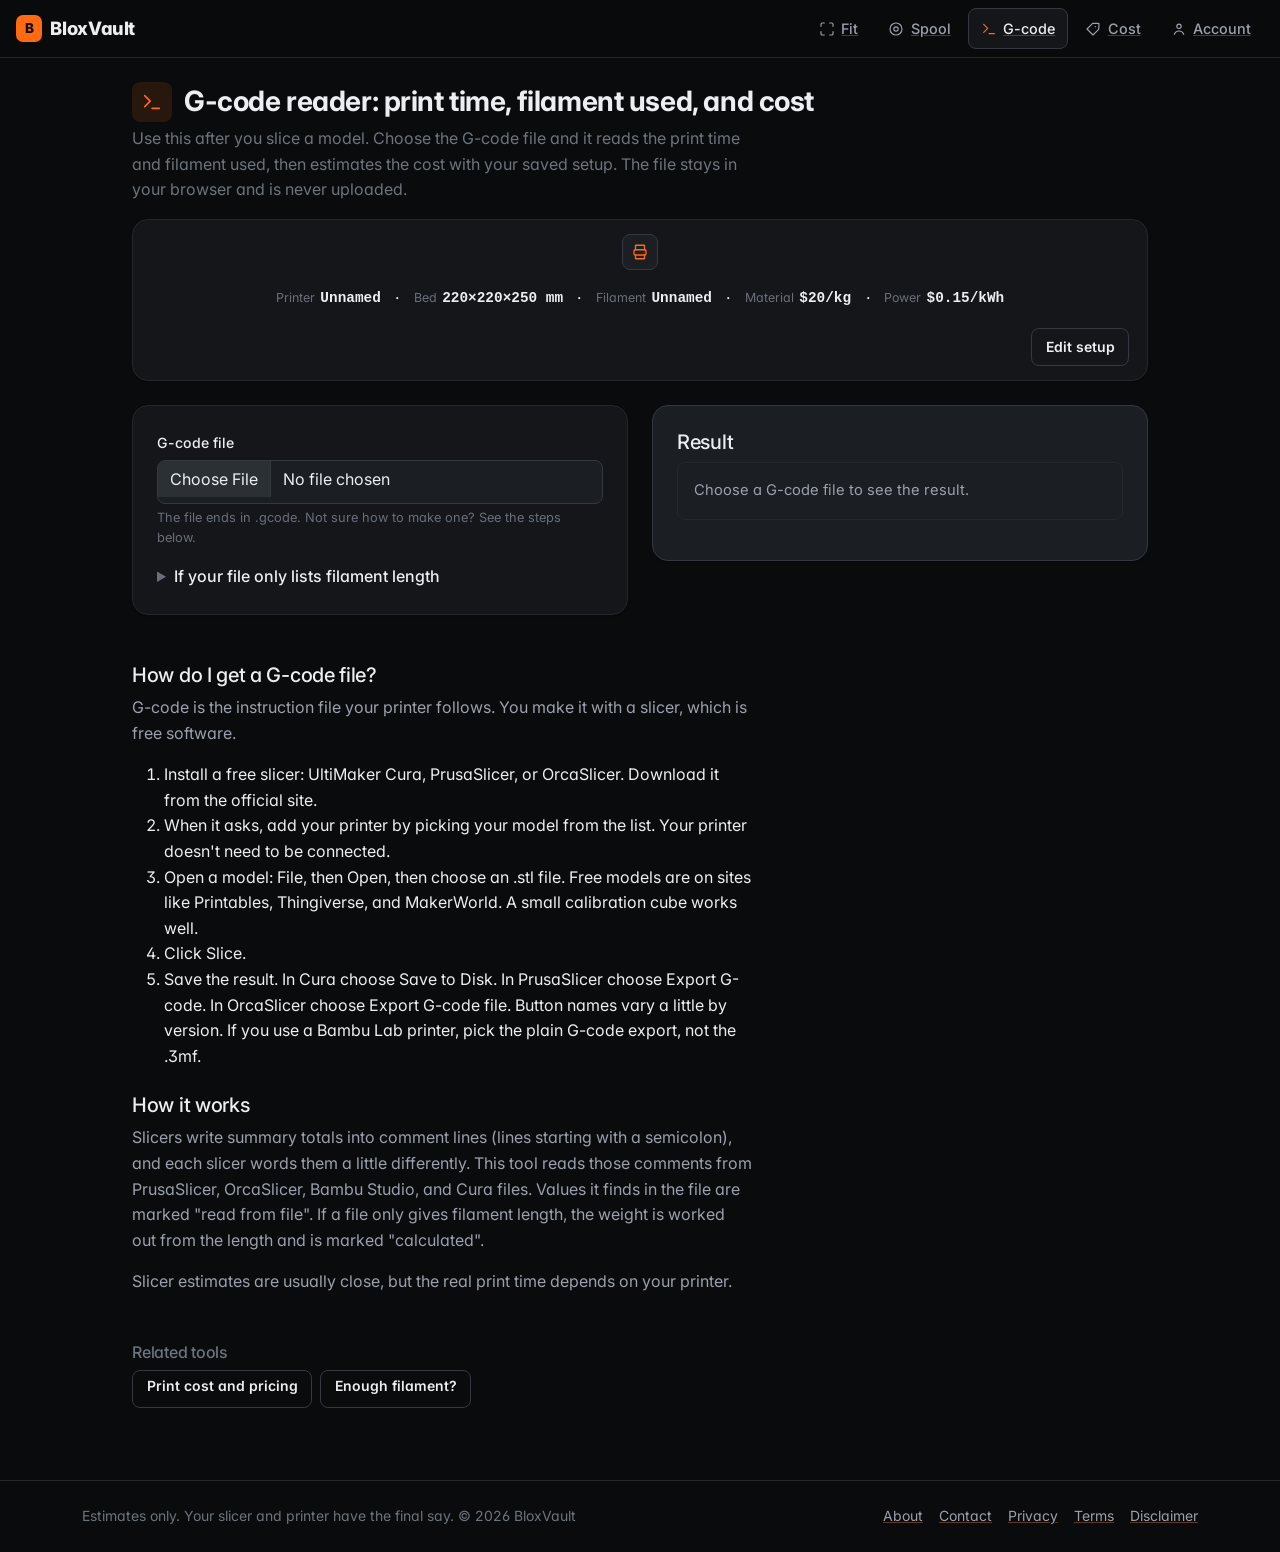
<file: gcode.html>
<!doctype html>
<html lang="en" data-bs-theme="dark">
<head>
  <meta charset="utf-8">
  <meta name="viewport" content="width=device-width, initial-scale=1">
  <title>G-code reader: print time, filament used, and cost - BloxVault</title>
  <meta name="description" content="Read print time and filament used from a slicer G-code file and estimate the cost with your saved printer and filament settings. Your file stays in your browser.">
  <link rel="stylesheet" href="https://cdn.jsdelivr.net/npm/bootstrap@5.3.3/dist/css/bootstrap.min.css">
  <link rel="preconnect" href="https://fonts.googleapis.com">
  <link rel="preconnect" href="https://fonts.gstatic.com" crossorigin>
  <link rel="stylesheet" href="https://fonts.googleapis.com/css2?family=Inter:wght@400;500;600;700;800&display=swap">
  <link rel="stylesheet" href="style.css">
</head>
<body>
  <nav class="navbar px-3">
    <a class="navbar-brand" href="index.html"><span class="brand-mark">B</span>BloxVault</a>
    <div class="nav-links">
      <a class="nav-link-item" href="fit.html"><svg viewBox="0 0 24 24" fill="none" stroke="currentColor" stroke-width="1.75" stroke-linecap="round" stroke-linejoin="round" class="nav-icon"><path d="M8 3H5a2 2 0 0 0-2 2v3"/><path d="M16 3h3a2 2 0 0 1 2 2v3"/><path d="M8 21H5a2 2 0 0 1-2-2v-3"/><path d="M16 21h3a2 2 0 0 0 2-2v-3"/></svg>Fit</a><a class="nav-link-item" href="spool.html"><svg viewBox="0 0 24 24" fill="none" stroke="currentColor" stroke-width="1.75" stroke-linecap="round" stroke-linejoin="round" class="nav-icon"><circle cx="12" cy="12" r="9"/><circle cx="12" cy="12" r="3.25"/></svg>Spool</a><a class="nav-link-item" aria-current="page" href="gcode.html"><svg viewBox="0 0 24 24" fill="none" stroke="currentColor" stroke-width="1.75" stroke-linecap="round" stroke-linejoin="round" class="nav-icon"><polyline points="4 17 10 11 4 5"/><line x1="12" y1="19" x2="20" y2="19"/></svg>G-code</a><a class="nav-link-item" href="cost.html"><svg viewBox="0 0 24 24" fill="none" stroke="currentColor" stroke-width="1.75" stroke-linecap="round" stroke-linejoin="round" class="nav-icon"><path d="M20.5 12.5 12 21l-9-9 8.5-8.5H20a1 1 0 0 1 1 1z"/><circle cx="15.5" cy="8.5" r="1" fill="currentColor" stroke="none"/></svg>Cost</a><a class="nav-link-item" href="account.html"><svg viewBox="0 0 24 24" fill="none" stroke="currentColor" stroke-width="1.75" stroke-linecap="round" stroke-linejoin="round" class="nav-icon"><circle cx="12" cy="8" r="3.25"/><path d="M5 20c1.2-3.4 4-5 7-5s5.8 1.6 7 5"/></svg>Account</a>
    </div>
  </nav>
  <main class="container py-4">
    <div class="page-header"><span class="icon-badge"><svg viewBox="0 0 24 24" fill="none" stroke="currentColor" stroke-width="1.75" stroke-linecap="round" stroke-linejoin="round"><polyline points="4 17 10 11 4 5"/><line x1="12" y1="19" x2="20" y2="19"/></svg></span><h1 class="h3">G-code reader: print time, filament used, and cost</h1></div>
    <p class="text-secondary narrow-text">Use this after you slice a model. Choose the G-code file and it reads the print time and filament used, then estimates the cost with your saved setup. The file stays in your browser and is never uploaded.</p>
    <div id="settings" class="mb-4"></div>
    <div class="row g-4">
      <div class="col-md-6">
        <div class="card p-4 vstack gap-3">
          <div>
            <label class="form-label" for="file">G-code file</label>
            <input id="file" class="form-control" type="file" accept=".gcode,.gco,.g,.nc,.txt">
            <div class="form-text">The file ends in .gcode. Not sure how to make one? See the steps below.</div>
          </div>
          <details>
            <summary>If your file only lists filament length</summary>
            <p class="small text-secondary mt-2">Then the weight is calculated from the length, the filament thickness, and the material's density. These are typical values, so check your spool.</p>
            <div class="row g-3">
              <div class="col-6"><label class="form-label" for="material">Material</label>
                <select id="material" class="form-select"><option value="1.24">PLA (1.24)</option><option value="1.27">PETG (1.27)</option><option value="1.04">ABS (1.04)</option><option value="1.07">ASA (1.07)</option><option value="1.21">TPU (1.21)</option><option value="1.14">Nylon (1.14)</option></select></div>
              <div class="col-6"><label class="form-label" for="diameter">Filament thickness</label>
                <select id="diameter" class="form-select"><option value="1.75">1.75 mm</option><option value="2.85">2.85 mm</option></select></div>
            </div>
          </details>
        </div>
      </div>
      <div class="col-md-6"><div class="card result-card p-4"><h2 class="h5">Result</h2><div id="result"></div></div></div>
    </div>

    <section class="mt-5 narrow-text">
      <h2 class="h5">How do I get a G-code file?</h2>
      <p>G-code is the instruction file your printer follows. You make it with a slicer, which is free software.</p>
      <ol>
        <li>Install a free slicer: UltiMaker Cura, PrusaSlicer, or OrcaSlicer. Download it from the official site.</li>
        <li>When it asks, add your printer by picking your model from the list. Your printer doesn't need to be connected.</li>
        <li>Open a model: File, then Open, then choose an .stl file. Free models are on sites like Printables, Thingiverse, and MakerWorld. A small calibration cube works well.</li>
        <li>Click Slice.</li>
        <li>Save the result. In Cura choose Save to Disk. In PrusaSlicer choose Export G-code. In OrcaSlicer choose Export G-code file. Button names vary a little by version. If you use a Bambu Lab printer, pick the plain G-code export, not the .3mf.</li>
      </ol>
      <h2 class="h5 mt-4">How it works</h2>
      <p>Slicers write summary totals into comment lines (lines starting with a semicolon), and each slicer words them a little differently. This tool reads those comments from PrusaSlicer, OrcaSlicer, Bambu Studio, and Cura files. Values it finds in the file are marked "read from file". If a file only gives filament length, the weight is worked out from the length and is marked "calculated".</p>
      <p>Slicer estimates are usually close, but the real print time depends on your printer.</p>
    </section>

    <section class="mt-5"><h2 class="h6 text-secondary">Related tools</h2><div class="d-flex flex-wrap gap-2"><a class="btn btn-sm btn-outline-light" href="cost.html">Print cost and pricing</a><a class="btn btn-sm btn-outline-light" href="spool.html">Enough filament?</a></div></section>
  </main>
  <footer class="site-footer border-top mt-5">
    <div class="container py-4 d-flex flex-wrap justify-content-between align-items-center gap-3 small text-secondary">
      <span>Estimates only. Your slicer and printer have the final say. &copy; <span id="year">2026</span> BloxVault</span>
      <nav class="d-flex flex-wrap gap-3" aria-label="Site information">
        <a href="about.html">About</a>
        <a href="contact.html">Contact</a>
        <a href="privacy.html">Privacy</a>
        <a href="terms.html">Terms</a>
        <a href="disclaimer.html">Disclaimer</a>
      </nav>
    </div>
  </footer>
  <script>document.getElementById("year").textContent = new Date().getFullYear();</script>
  <script type="module">
    import { loadSettings, mountSettings } from "./settings.js";
    import { calcCost } from "./calc.js";
    import { parseGcode } from "./gcode.js";
    import { showResult } from "./ui.js";
    const $ = (id) => document.getElementById(id);
    let text = "";

    // Totals sit near the start or end of the file, so large files are only read at both ends.
    async function readEnds(file) {
      const CHUNK = 300 * 1024;
      if (file.size <= CHUNK * 2) return file.text();
      return (await file.slice(0, CHUNK).text()) + "\n" + (await file.slice(file.size - CHUNK).text());
    }
    const fmtTime = (sec) => { const m = Math.round(sec / 60); return `${Math.floor(m / 60)} h ${m % 60} m`; };

    function render() {
      if (!text) return showResult("result", { kind: "secondary", headline: "Choose a G-code file to see the result.", lines: [] });
      const s = loadSettings();
      const g = parseGcode(text, { density: Number($("material").value), diameter: Number($("diameter").value) });
      if (g.seconds === null && g.grams === null) {
        return showResult("result", { kind: "warning", headline: "Couldn't find the print time or filament in this file.",
          lines: ["Some slicers don't write these totals, or word them differently.", "You can still type the numbers from your slicer into the cost calculator."] });
      }
      const hours = g.seconds === null ? null : g.seconds / 3600;
      const lines = [
        `Slicer: ${g.slicer || "not recognized"}`,
        hours === null ? "Print time: not found" : `Print time: ${fmtTime(g.seconds)} (read from file)`,
        g.grams === null ? "Filament: not found"
          : g.gramsFrom === "file" ? `Filament: ${g.grams.toFixed(1)} g (read from file)`
          : `Filament: ${g.grams.toFixed(1)} g (calculated from ${(g.lengthMm / 1000).toFixed(2)} m of filament)`,
      ];
      const both = hours !== null && g.grams !== null;
      if (both) {
        const c = calcCost(s, { grams: g.grams, hours, laborMinutes: 0, otherCost: 0 });
        lines.push(`Estimated material and electricity cost: ${s.currency}${c.cost.toFixed(2)} (before your time and extras)`);
      }
      showResult("result", { kind: both ? "success" : "warning", headline: both ? "Found the print details." : "Found only part of the details.", lines });
      const params = new URLSearchParams();
      if (g.grams !== null) params.set("grams", g.grams.toFixed(1));
      if (hours !== null) params.set("hours", hours.toFixed(2));
      const a = document.createElement("a");
      a.className = "btn btn-primary mt-3";
      a.href = `cost.html?${params}`;
      a.textContent = "Open in the cost calculator";
      $("result").append(a);
    }

    $("file").addEventListener("change", async (e) => {
      const file = e.target.files[0];
      text = file ? await readEnds(file) : "";
      render();
    });
    ["material", "diameter"].forEach((id) => $(id).addEventListener("change", render));
    mountSettings($("settings"), render);
    render();
  </script>
</body>
</html>
</file>
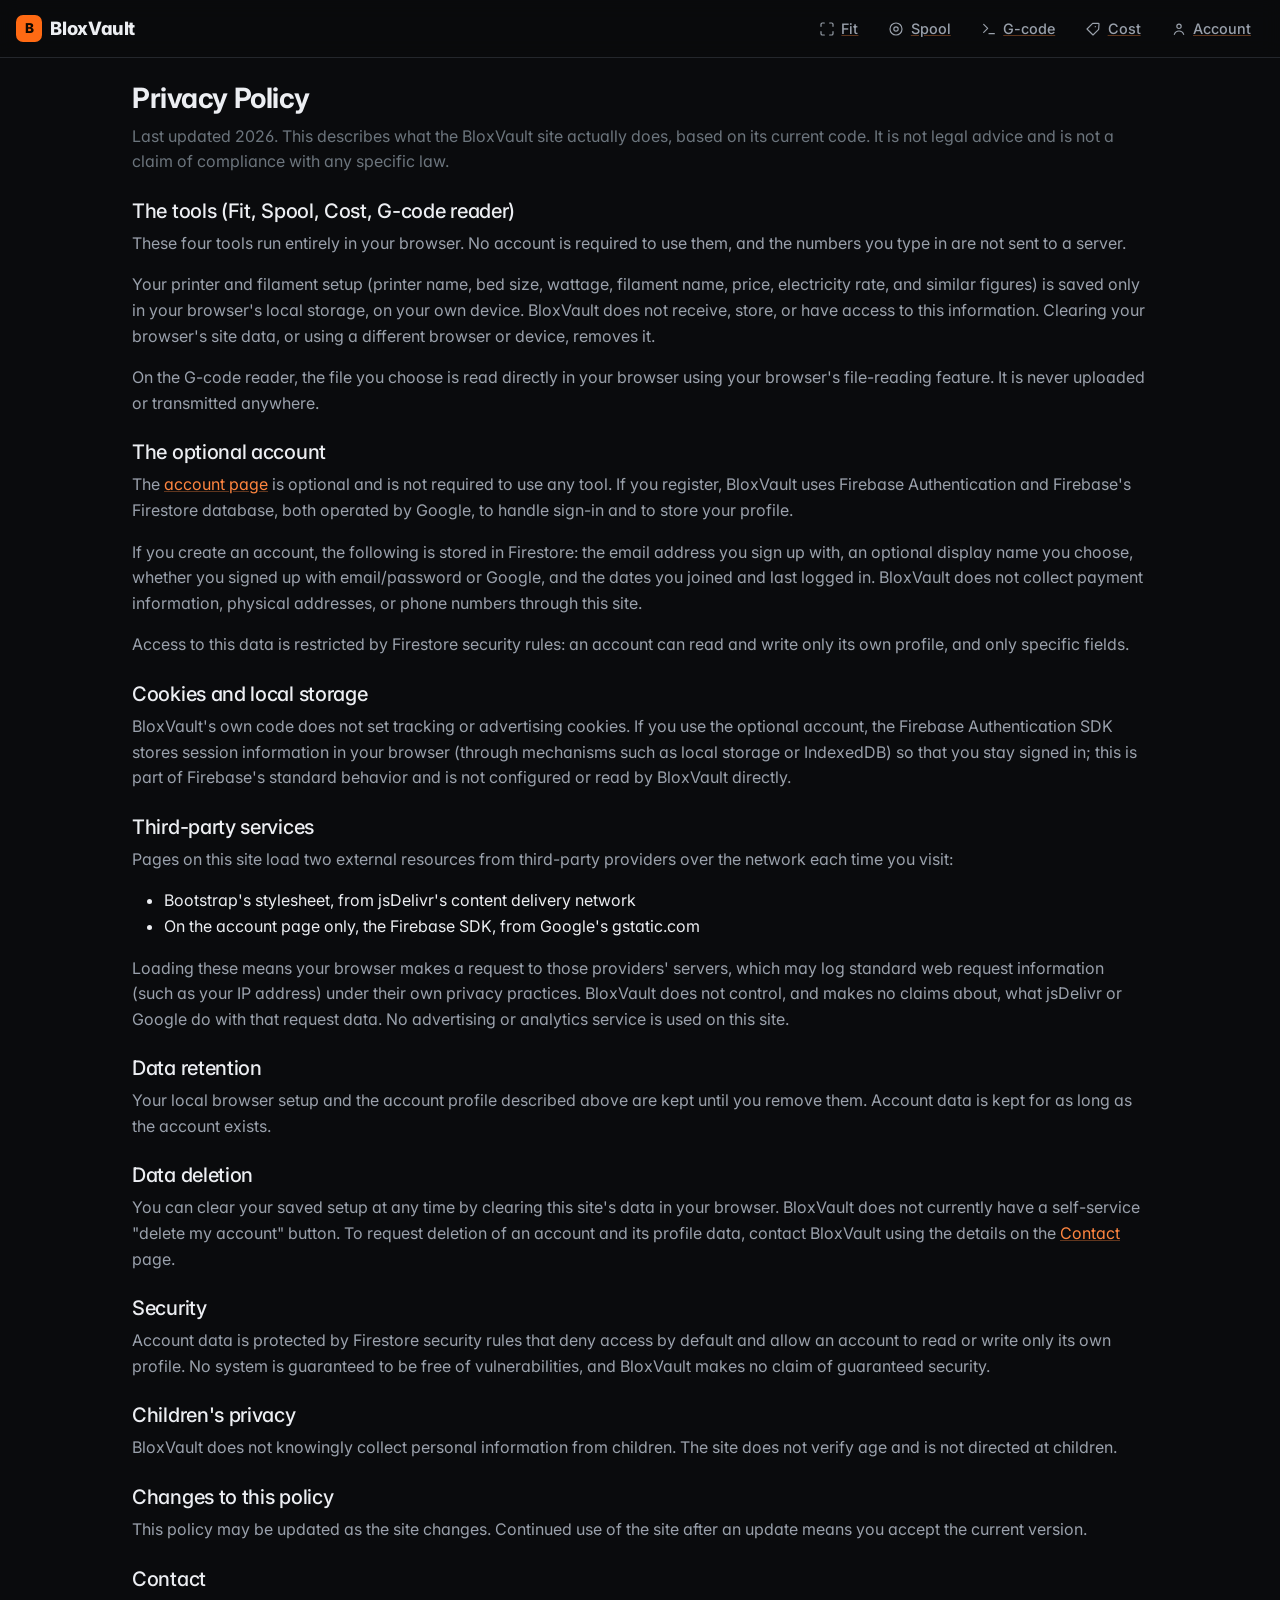
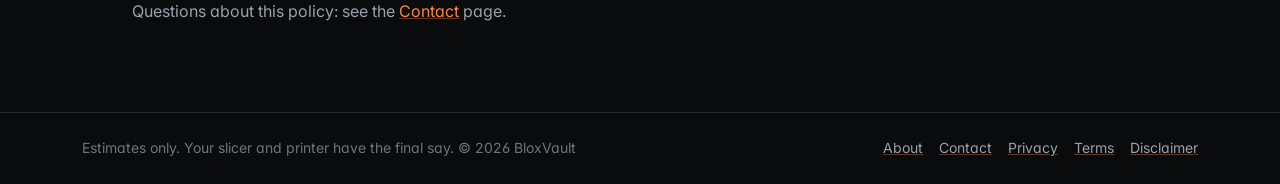
<file: privacy.html>
<!doctype html>
<html lang="en" data-bs-theme="dark">
<head>
  <meta charset="utf-8">
  <meta name="viewport" content="width=device-width, initial-scale=1">
  <title>Privacy Policy - BloxVault</title>
  <meta name="description" content="What information BloxVault's tools and optional account actually collect, and what they don't.">
  <link rel="stylesheet" href="https://cdn.jsdelivr.net/npm/bootstrap@5.3.3/dist/css/bootstrap.min.css">
  <link rel="preconnect" href="https://fonts.googleapis.com">
  <link rel="preconnect" href="https://fonts.gstatic.com" crossorigin>
  <link rel="stylesheet" href="https://fonts.googleapis.com/css2?family=Inter:wght@400;500;600;700;800&display=swap">
  <link rel="stylesheet" href="style.css">
</head>
<body>
  <nav class="navbar px-3">
    <a class="navbar-brand" href="index.html"><span class="brand-mark">B</span>BloxVault</a>
    <div class="nav-links">
      <a class="nav-link-item" href="fit.html"><svg viewBox="0 0 24 24" fill="none" stroke="currentColor" stroke-width="1.75" stroke-linecap="round" stroke-linejoin="round" class="nav-icon"><path d="M8 3H5a2 2 0 0 0-2 2v3"/><path d="M16 3h3a2 2 0 0 1 2 2v3"/><path d="M8 21H5a2 2 0 0 1-2-2v-3"/><path d="M16 21h3a2 2 0 0 0 2-2v-3"/></svg>Fit</a><a class="nav-link-item" href="spool.html"><svg viewBox="0 0 24 24" fill="none" stroke="currentColor" stroke-width="1.75" stroke-linecap="round" stroke-linejoin="round" class="nav-icon"><circle cx="12" cy="12" r="9"/><circle cx="12" cy="12" r="3.25"/></svg>Spool</a><a class="nav-link-item" href="gcode.html"><svg viewBox="0 0 24 24" fill="none" stroke="currentColor" stroke-width="1.75" stroke-linecap="round" stroke-linejoin="round" class="nav-icon"><polyline points="4 17 10 11 4 5"/><line x1="12" y1="19" x2="20" y2="19"/></svg>G-code</a><a class="nav-link-item" href="cost.html"><svg viewBox="0 0 24 24" fill="none" stroke="currentColor" stroke-width="1.75" stroke-linecap="round" stroke-linejoin="round" class="nav-icon"><path d="M20.5 12.5 12 21l-9-9 8.5-8.5H20a1 1 0 0 1 1 1z"/><circle cx="15.5" cy="8.5" r="1" fill="currentColor" stroke="none"/></svg>Cost</a><a class="nav-link-item" href="account.html"><svg viewBox="0 0 24 24" fill="none" stroke="currentColor" stroke-width="1.75" stroke-linecap="round" stroke-linejoin="round" class="nav-icon"><circle cx="12" cy="8" r="3.25"/><path d="M5 20c1.2-3.4 4-5 7-5s5.8 1.6 7 5"/></svg>Account</a>
    </div>
  </nav>
  <main class="container py-4 narrow-text">
    <h1 class="h3">Privacy Policy</h1>
    <p class="text-secondary">Last updated 2026. This describes what the BloxVault site actually does, based on its current code. It is not legal advice and is not a claim of compliance with any specific law.</p>

    <h2 class="h5 mt-4">The tools (Fit, Spool, Cost, G-code reader)</h2>
    <p>These four tools run entirely in your browser. No account is required to use them, and the numbers you type in are not sent to a server.</p>
    <p>Your printer and filament setup (printer name, bed size, wattage, filament name, price, electricity rate, and similar figures) is saved only in your browser's local storage, on your own device. BloxVault does not receive, store, or have access to this information. Clearing your browser's site data, or using a different browser or device, removes it.</p>
    <p>On the G-code reader, the file you choose is read directly in your browser using your browser's file-reading feature. It is never uploaded or transmitted anywhere.</p>

    <h2 class="h5 mt-4">The optional account</h2>
    <p>The <a href="account.html">account page</a> is optional and is not required to use any tool. If you register, BloxVault uses Firebase Authentication and Firebase's Firestore database, both operated by Google, to handle sign-in and to store your profile.</p>
    <p>If you create an account, the following is stored in Firestore: the email address you sign up with, an optional display name you choose, whether you signed up with email/password or Google, and the dates you joined and last logged in. BloxVault does not collect payment information, physical addresses, or phone numbers through this site.</p>
    <p>Access to this data is restricted by Firestore security rules: an account can read and write only its own profile, and only specific fields.</p>

    <h2 class="h5 mt-4">Cookies and local storage</h2>
    <p>BloxVault's own code does not set tracking or advertising cookies. If you use the optional account, the Firebase Authentication SDK stores session information in your browser (through mechanisms such as local storage or IndexedDB) so that you stay signed in; this is part of Firebase's standard behavior and is not configured or read by BloxVault directly.</p>

    <h2 class="h5 mt-4">Third-party services</h2>
    <p>Pages on this site load two external resources from third-party providers over the network each time you visit:</p>
    <ul>
      <li>Bootstrap's stylesheet, from jsDelivr's content delivery network</li>
      <li>On the account page only, the Firebase SDK, from Google's gstatic.com</li>
    </ul>
    <p>Loading these means your browser makes a request to those providers' servers, which may log standard web request information (such as your IP address) under their own privacy practices. BloxVault does not control, and makes no claims about, what jsDelivr or Google do with that request data. No advertising or analytics service is used on this site.</p>

    <h2 class="h5 mt-4">Data retention</h2>
    <p>Your local browser setup and the account profile described above are kept until you remove them. Account data is kept for as long as the account exists.</p>

    <h2 class="h5 mt-4" id="deletion">Data deletion</h2>
    <p>You can clear your saved setup at any time by clearing this site's data in your browser. BloxVault does not currently have a self-service "delete my account" button. To request deletion of an account and its profile data, contact BloxVault using the details on the <a href="contact.html">Contact</a> page.</p>

    <h2 class="h5 mt-4">Security</h2>
    <p>Account data is protected by Firestore security rules that deny access by default and allow an account to read or write only its own profile. No system is guaranteed to be free of vulnerabilities, and BloxVault makes no claim of guaranteed security.</p>

    <h2 class="h5 mt-4">Children's privacy</h2>
    <p>BloxVault does not knowingly collect personal information from children. The site does not verify age and is not directed at children.</p>

    <h2 class="h5 mt-4">Changes to this policy</h2>
    <p>This policy may be updated as the site changes. Continued use of the site after an update means you accept the current version.</p>

    <h2 class="h5 mt-4">Contact</h2>
    <p>Questions about this policy: see the <a href="contact.html">Contact</a> page.</p>
  </main>
  <footer class="site-footer border-top mt-5">
    <div class="container py-4 d-flex flex-wrap justify-content-between align-items-center gap-3 small text-secondary">
      <span>Estimates only. Your slicer and printer have the final say. &copy; <span id="year">2026</span> BloxVault</span>
      <nav class="d-flex flex-wrap gap-3" aria-label="Site information">
        <a href="about.html">About</a>
        <a href="contact.html">Contact</a>
        <a href="privacy.html">Privacy</a>
        <a href="terms.html">Terms</a>
        <a href="disclaimer.html">Disclaimer</a>
      </nav>
    </div>
  </footer>
  <script>document.getElementById("year").textContent = new Date().getFullYear();</script>
</body>
</html>
</file>
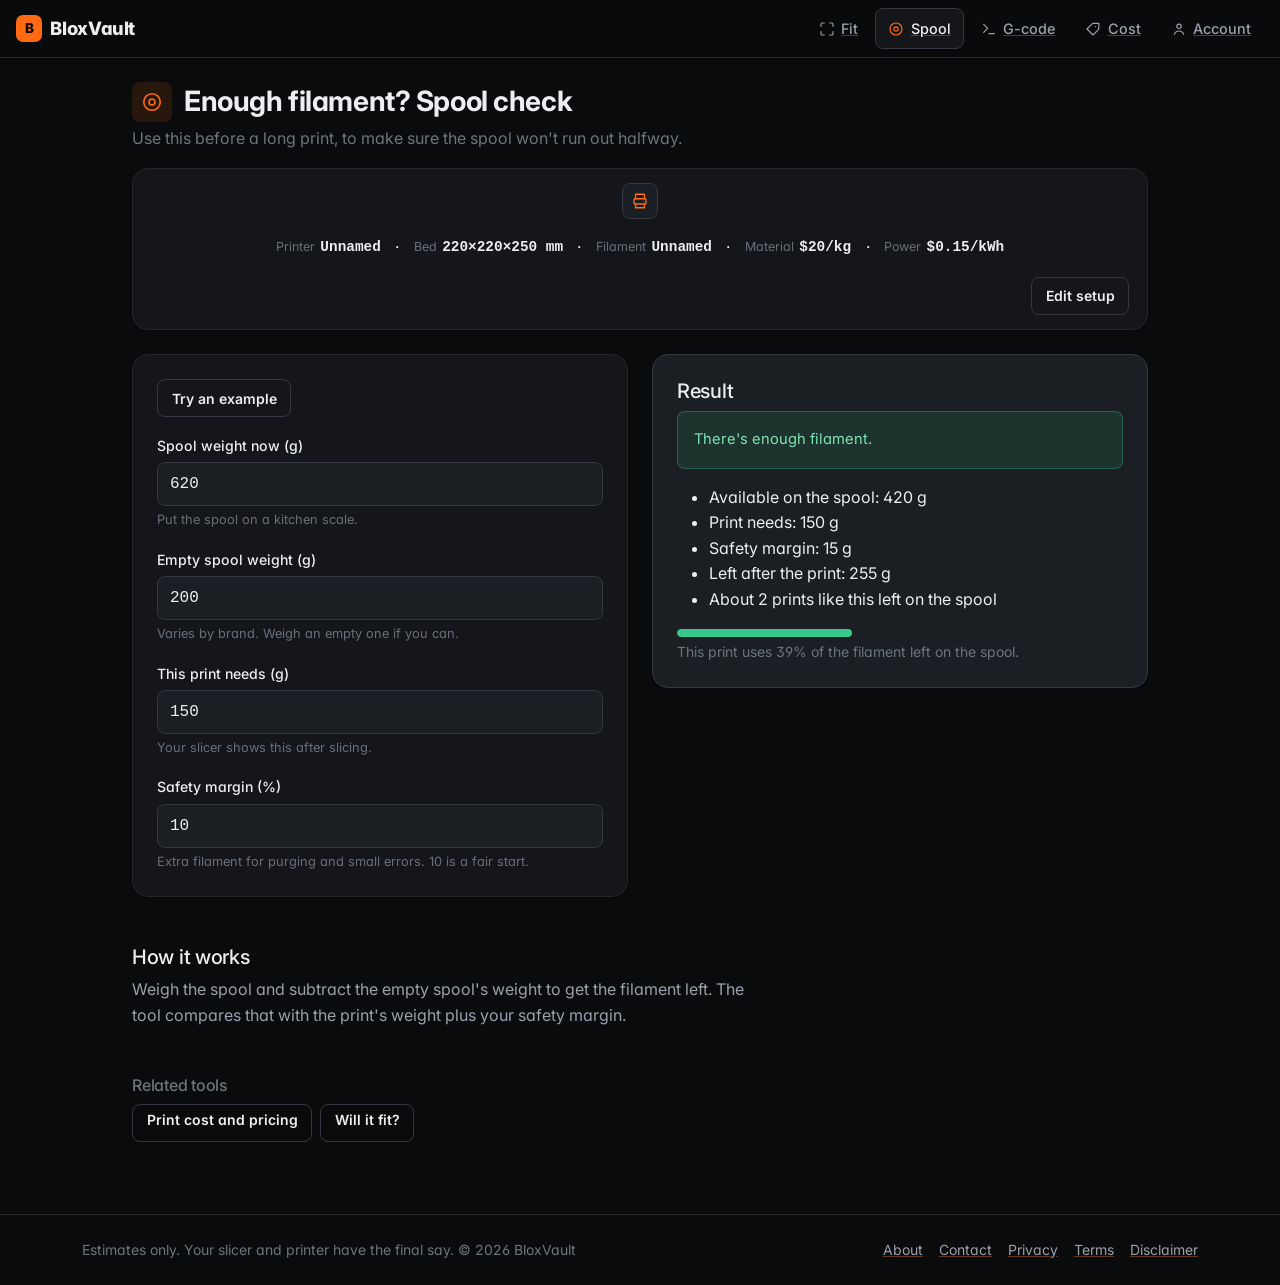
<file: spool.html>
<!doctype html>
<html lang="en" data-bs-theme="dark">
<head>
  <meta charset="utf-8">
  <meta name="viewport" content="width=device-width, initial-scale=1">
  <title>Enough filament? 3D printing spool check - BloxVault</title>
  <meta name="description" content="Weigh your filament spool and find out whether there is enough left to finish a print.">
  <link rel="stylesheet" href="https://cdn.jsdelivr.net/npm/bootstrap@5.3.3/dist/css/bootstrap.min.css">
  <link rel="preconnect" href="https://fonts.googleapis.com">
  <link rel="preconnect" href="https://fonts.gstatic.com" crossorigin>
  <link rel="stylesheet" href="https://fonts.googleapis.com/css2?family=Inter:wght@400;500;600;700;800&display=swap">
  <link rel="stylesheet" href="style.css">
</head>
<body>
  <nav class="navbar px-3">
    <a class="navbar-brand" href="index.html"><span class="brand-mark">B</span>BloxVault</a>
    <div class="nav-links">
      <a class="nav-link-item" href="fit.html"><svg viewBox="0 0 24 24" fill="none" stroke="currentColor" stroke-width="1.75" stroke-linecap="round" stroke-linejoin="round" class="nav-icon"><path d="M8 3H5a2 2 0 0 0-2 2v3"/><path d="M16 3h3a2 2 0 0 1 2 2v3"/><path d="M8 21H5a2 2 0 0 1-2-2v-3"/><path d="M16 21h3a2 2 0 0 0 2-2v-3"/></svg>Fit</a><a class="nav-link-item" aria-current="page" href="spool.html"><svg viewBox="0 0 24 24" fill="none" stroke="currentColor" stroke-width="1.75" stroke-linecap="round" stroke-linejoin="round" class="nav-icon"><circle cx="12" cy="12" r="9"/><circle cx="12" cy="12" r="3.25"/></svg>Spool</a><a class="nav-link-item" href="gcode.html"><svg viewBox="0 0 24 24" fill="none" stroke="currentColor" stroke-width="1.75" stroke-linecap="round" stroke-linejoin="round" class="nav-icon"><polyline points="4 17 10 11 4 5"/><line x1="12" y1="19" x2="20" y2="19"/></svg>G-code</a><a class="nav-link-item" href="cost.html"><svg viewBox="0 0 24 24" fill="none" stroke="currentColor" stroke-width="1.75" stroke-linecap="round" stroke-linejoin="round" class="nav-icon"><path d="M20.5 12.5 12 21l-9-9 8.5-8.5H20a1 1 0 0 1 1 1z"/><circle cx="15.5" cy="8.5" r="1" fill="currentColor" stroke="none"/></svg>Cost</a><a class="nav-link-item" href="account.html"><svg viewBox="0 0 24 24" fill="none" stroke="currentColor" stroke-width="1.75" stroke-linecap="round" stroke-linejoin="round" class="nav-icon"><circle cx="12" cy="8" r="3.25"/><path d="M5 20c1.2-3.4 4-5 7-5s5.8 1.6 7 5"/></svg>Account</a>
    </div>
  </nav>
  <main class="container py-4">
    <div class="page-header"><span class="icon-badge"><svg viewBox="0 0 24 24" fill="none" stroke="currentColor" stroke-width="1.75" stroke-linecap="round" stroke-linejoin="round"><circle cx="12" cy="12" r="9"/><circle cx="12" cy="12" r="3.25"/></svg></span><h1 class="h3">Enough filament? Spool check</h1></div>
    <p class="text-secondary narrow-text">Use this before a long print, to make sure the spool won't run out halfway.</p>
    <div id="settings" class="mb-4"></div>
    
    <div class="row g-4">
      <div class="col-md-6"><div class="card p-4 vstack gap-3">
        <div><button type="button" class="btn btn-sm btn-outline-light" id="example">Try an example</button></div>
        <div><label class="form-label" for="weighed">Spool weight now (g)</label><input id="weighed" class="form-control" type="number" min="0" step="1" value="620"><div class="form-text">Put the spool on a kitchen scale.</div></div><div><label class="form-label" for="empty">Empty spool weight (g)</label><input id="empty" class="form-control" type="number" min="0" step="1" value="200"><div class="form-text">Varies by brand. Weigh an empty one if you can.</div></div><div><label class="form-label" for="pg">This print needs (g)</label><input id="pg" class="form-control" type="number" min="0" step="1" value="150"><div class="form-text">Your slicer shows this after slicing.</div></div><div><label class="form-label" for="buf">Safety margin (%)</label><input id="buf" class="form-control" type="number" min="0" step="1" value="10"><div class="form-text">Extra filament for purging and small errors. 10 is a fair start.</div></div>
      </div></div>
      <div class="col-md-6"><div class="card result-card p-4"><h2 class="h5">Result</h2><div id="result"></div></div></div>
    </div>
    <section class="mt-5 narrow-text"><h2 class="h5">How it works</h2><p>Weigh the spool and subtract the empty spool's weight to get the filament left. The tool compares that with the print's weight plus your safety margin.</p></section>
  <section class="mt-5"><h2 class="h6 text-secondary">Related tools</h2><div class="d-flex flex-wrap gap-2"><a class="btn btn-sm btn-outline-light" href="cost.html">Print cost and pricing</a><a class="btn btn-sm btn-outline-light" href="fit.html">Will it fit?</a></div></section>
  </main>
  <footer class="site-footer border-top mt-5">
    <div class="container py-4 d-flex flex-wrap justify-content-between align-items-center gap-3 small text-secondary">
      <span>Estimates only. Your slicer and printer have the final say. &copy; <span id="year">2026</span> BloxVault</span>
      <nav class="d-flex flex-wrap gap-3" aria-label="Site information">
        <a href="about.html">About</a>
        <a href="contact.html">Contact</a>
        <a href="privacy.html">Privacy</a>
        <a href="terms.html">Terms</a>
        <a href="disclaimer.html">Disclaimer</a>
      </nav>
    </div>
  </footer>
  <script>document.getElementById("year").textContent = new Date().getFullYear();</script>
  <script type="module">
    import { loadSettings, mountSettings } from "./settings.js";
    import { calcSpool } from "./calc.js";
    import { showResult, parseNumber, setFieldFeedback } from "./ui.js";
    const $ = (id) => document.getElementById(id);

    function readSpool() {
      const weighed = parseNumber($("weighed").value, { label: "Spool weight" });
      const empty = parseNumber($("empty").value, { label: "Empty spool weight" });
      const print = parseNumber($("pg").value, { label: "Print weight" });
      const buffer = parseNumber($("buf").value, { min: 0, max: 100, label: "Safety margin" });
      setFieldFeedback($("weighed"), weighed.error);
      setFieldFeedback($("empty"), empty.error);
      setFieldFeedback($("pg"), print.error);
      setFieldFeedback($("buf"), buffer.error);
      const parts = [weighed, empty, print, buffer];
      if (parts.some((p) => p.status === "error")) return { state: "error" };
      if (parts.some((p) => p.status === "empty")) return { state: "incomplete" };
      return {
        state: "ok",
        job: { weighed: weighed.value, empty: empty.value, print: print.value, bufferPct: buffer.value },
      };
    }

    function render() {
      const parsed = readSpool();
      if (parsed.state === "error") {
        return showResult("result", { kind: "danger", headline: "Fix the highlighted fields to check the spool.", lines: [] });
      }
      if (parsed.state === "incomplete") {
        return showResult("result", { kind: "secondary", headline: "Enter the spool's weight and the print's weight.", lines: [] });
      }
      const r = calcSpool(parsed.job);
      if (!r) return showResult("result", { kind: "secondary", headline: "Enter the spool's weight and the print's weight.", lines: [] });
      showResult("result", {
        kind: r.enough ? "success" : "warning",
        headline: r.enough ? "There's enough filament." : "Not enough filament. Use a fresh spool.",
        lines: [
          `Available on the spool: ${r.remaining.toFixed(0)} g`,
          `Print needs: ${r.required.toFixed(0)} g`,
          `Safety margin: ${r.margin.toFixed(0)} g`,
          r.enough ? `Left after the print: ${r.spare.toFixed(0)} g` : `Short by: ${(-r.spare).toFixed(0)} g`,
          `About ${r.printsLeft} print${r.printsLeft === 1 ? "" : "s"} like this left on the spool`,
        ],
      });
      const share = r.remaining > 0 ? Math.min(100, (r.needed / r.remaining) * 100) : 100;
      const bar = document.createElement("div");
      bar.className = "progress mt-3";
      bar.setAttribute("role", "progressbar");
      bar.setAttribute("aria-label", "Share of the remaining filament this print uses");
      bar.setAttribute("aria-valuenow", share.toFixed(0));
      const fill = document.createElement("div");
      fill.className = `progress-bar ${r.enough ? "bg-success" : "bg-danger"}`;
      fill.style.width = `${share}%`;
      bar.append(fill);
      const cap = document.createElement("div");
      cap.className = "small text-secondary mt-1";
      cap.textContent = `This print uses ${share.toFixed(0)}% of the filament left on the spool.`;
      document.getElementById("result").append(bar, cap);
    }
    ["weighed", "empty", "pg", "buf"].forEach((id) => $(id).addEventListener("input", render));
    $("example").addEventListener("click", () => { $("weighed").value = 620; $("empty").value = 200; $("pg").value = 150; $("buf").value = 10; render(); });
    $("empty").value = loadSettings().emptySpoolGrams;
    mountSettings($("settings"), (s) => { $("empty").value = s.emptySpoolGrams; render(); });
    render();
  </script>
</body>
</html>
</file>
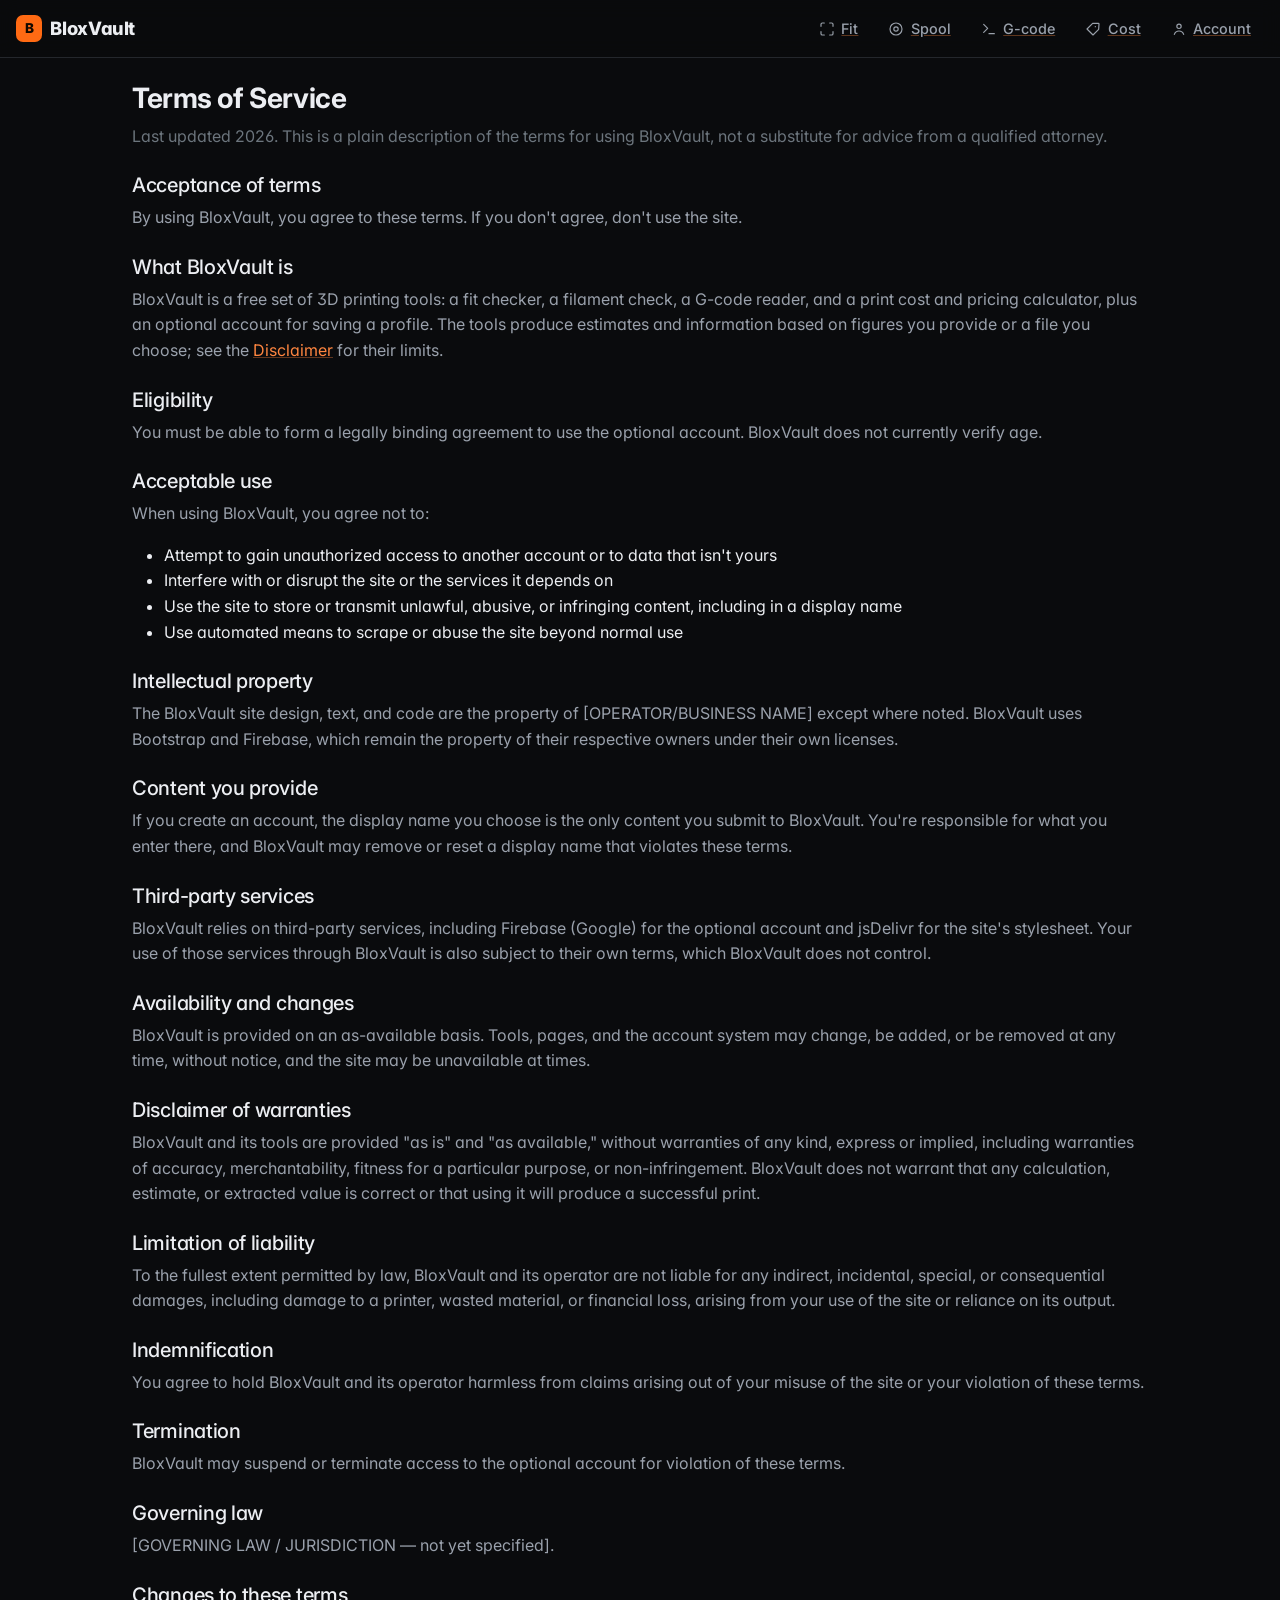
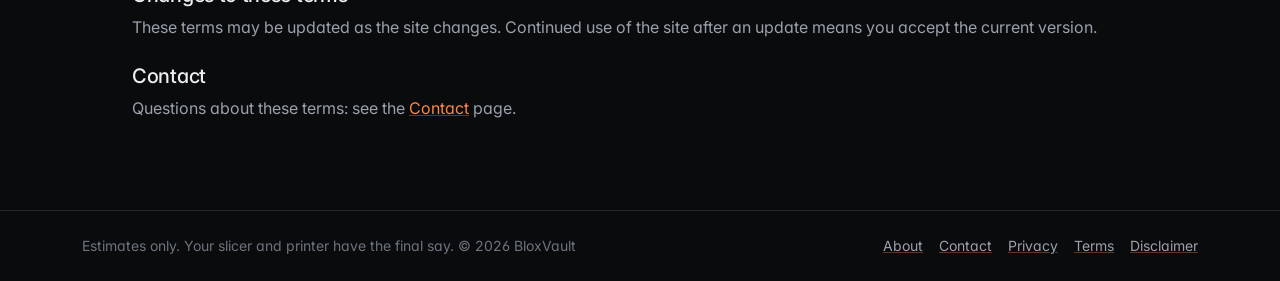
<file: terms.html>
<!doctype html>
<html lang="en" data-bs-theme="dark">
<head>
  <meta charset="utf-8">
  <meta name="viewport" content="width=device-width, initial-scale=1">
  <title>Terms of Service - BloxVault</title>
  <meta name="description" content="The terms for using BloxVault's free 3D printing tools and optional account.">
  <link rel="stylesheet" href="https://cdn.jsdelivr.net/npm/bootstrap@5.3.3/dist/css/bootstrap.min.css">
  <link rel="preconnect" href="https://fonts.googleapis.com">
  <link rel="preconnect" href="https://fonts.gstatic.com" crossorigin>
  <link rel="stylesheet" href="https://fonts.googleapis.com/css2?family=Inter:wght@400;500;600;700;800&display=swap">
  <link rel="stylesheet" href="style.css">
</head>
<body>
  <nav class="navbar px-3">
    <a class="navbar-brand" href="index.html"><span class="brand-mark">B</span>BloxVault</a>
    <div class="nav-links">
      <a class="nav-link-item" href="fit.html"><svg viewBox="0 0 24 24" fill="none" stroke="currentColor" stroke-width="1.75" stroke-linecap="round" stroke-linejoin="round" class="nav-icon"><path d="M8 3H5a2 2 0 0 0-2 2v3"/><path d="M16 3h3a2 2 0 0 1 2 2v3"/><path d="M8 21H5a2 2 0 0 1-2-2v-3"/><path d="M16 21h3a2 2 0 0 0 2-2v-3"/></svg>Fit</a><a class="nav-link-item" href="spool.html"><svg viewBox="0 0 24 24" fill="none" stroke="currentColor" stroke-width="1.75" stroke-linecap="round" stroke-linejoin="round" class="nav-icon"><circle cx="12" cy="12" r="9"/><circle cx="12" cy="12" r="3.25"/></svg>Spool</a><a class="nav-link-item" href="gcode.html"><svg viewBox="0 0 24 24" fill="none" stroke="currentColor" stroke-width="1.75" stroke-linecap="round" stroke-linejoin="round" class="nav-icon"><polyline points="4 17 10 11 4 5"/><line x1="12" y1="19" x2="20" y2="19"/></svg>G-code</a><a class="nav-link-item" href="cost.html"><svg viewBox="0 0 24 24" fill="none" stroke="currentColor" stroke-width="1.75" stroke-linecap="round" stroke-linejoin="round" class="nav-icon"><path d="M20.5 12.5 12 21l-9-9 8.5-8.5H20a1 1 0 0 1 1 1z"/><circle cx="15.5" cy="8.5" r="1" fill="currentColor" stroke="none"/></svg>Cost</a><a class="nav-link-item" href="account.html"><svg viewBox="0 0 24 24" fill="none" stroke="currentColor" stroke-width="1.75" stroke-linecap="round" stroke-linejoin="round" class="nav-icon"><circle cx="12" cy="8" r="3.25"/><path d="M5 20c1.2-3.4 4-5 7-5s5.8 1.6 7 5"/></svg>Account</a>
    </div>
  </nav>
  <main class="container py-4 narrow-text">
    <h1 class="h3">Terms of Service</h1>
    <p class="text-secondary">Last updated 2026. This is a plain description of the terms for using BloxVault, not a substitute for advice from a qualified attorney.</p>

    <h2 class="h5 mt-4">Acceptance of terms</h2>
    <p>By using BloxVault, you agree to these terms. If you don't agree, don't use the site.</p>

    <h2 class="h5 mt-4">What BloxVault is</h2>
    <p>BloxVault is a free set of 3D printing tools: a fit checker, a filament check, a G-code reader, and a print cost and pricing calculator, plus an optional account for saving a profile. The tools produce estimates and information based on figures you provide or a file you choose; see the <a href="disclaimer.html">Disclaimer</a> for their limits.</p>

    <h2 class="h5 mt-4">Eligibility</h2>
    <p>You must be able to form a legally binding agreement to use the optional account. BloxVault does not currently verify age.</p>

    <h2 class="h5 mt-4">Acceptable use</h2>
    <p>When using BloxVault, you agree not to:</p>
    <ul>
      <li>Attempt to gain unauthorized access to another account or to data that isn't yours</li>
      <li>Interfere with or disrupt the site or the services it depends on</li>
      <li>Use the site to store or transmit unlawful, abusive, or infringing content, including in a display name</li>
      <li>Use automated means to scrape or abuse the site beyond normal use</li>
    </ul>

    <h2 class="h5 mt-4">Intellectual property</h2>
    <p>The BloxVault site design, text, and code are the property of [OPERATOR/BUSINESS NAME] except where noted. BloxVault uses Bootstrap and Firebase, which remain the property of their respective owners under their own licenses.</p>

    <h2 class="h5 mt-4">Content you provide</h2>
    <p>If you create an account, the display name you choose is the only content you submit to BloxVault. You're responsible for what you enter there, and BloxVault may remove or reset a display name that violates these terms.</p>

    <h2 class="h5 mt-4">Third-party services</h2>
    <p>BloxVault relies on third-party services, including Firebase (Google) for the optional account and jsDelivr for the site's stylesheet. Your use of those services through BloxVault is also subject to their own terms, which BloxVault does not control.</p>

    <h2 class="h5 mt-4">Availability and changes</h2>
    <p>BloxVault is provided on an as-available basis. Tools, pages, and the account system may change, be added, or be removed at any time, without notice, and the site may be unavailable at times.</p>

    <h2 class="h5 mt-4">Disclaimer of warranties</h2>
    <p>BloxVault and its tools are provided "as is" and "as available," without warranties of any kind, express or implied, including warranties of accuracy, merchantability, fitness for a particular purpose, or non-infringement. BloxVault does not warrant that any calculation, estimate, or extracted value is correct or that using it will produce a successful print.</p>

    <h2 class="h5 mt-4">Limitation of liability</h2>
    <p>To the fullest extent permitted by law, BloxVault and its operator are not liable for any indirect, incidental, special, or consequential damages, including damage to a printer, wasted material, or financial loss, arising from your use of the site or reliance on its output.</p>

    <h2 class="h5 mt-4">Indemnification</h2>
    <p>You agree to hold BloxVault and its operator harmless from claims arising out of your misuse of the site or your violation of these terms.</p>

    <h2 class="h5 mt-4">Termination</h2>
    <p>BloxVault may suspend or terminate access to the optional account for violation of these terms.</p>

    <h2 class="h5 mt-4">Governing law</h2>
    <p>[GOVERNING LAW / JURISDICTION — not yet specified].</p>

    <h2 class="h5 mt-4">Changes to these terms</h2>
    <p>These terms may be updated as the site changes. Continued use of the site after an update means you accept the current version.</p>

    <h2 class="h5 mt-4">Contact</h2>
    <p>Questions about these terms: see the <a href="contact.html">Contact</a> page.</p>
  </main>
  <footer class="site-footer border-top mt-5">
    <div class="container py-4 d-flex flex-wrap justify-content-between align-items-center gap-3 small text-secondary">
      <span>Estimates only. Your slicer and printer have the final say. &copy; <span id="year">2026</span> BloxVault</span>
      <nav class="d-flex flex-wrap gap-3" aria-label="Site information">
        <a href="about.html">About</a>
        <a href="contact.html">Contact</a>
        <a href="privacy.html">Privacy</a>
        <a href="terms.html">Terms</a>
        <a href="disclaimer.html">Disclaimer</a>
      </nav>
    </div>
  </footer>
  <script>document.getElementById("year").textContent = new Date().getFullYear();</script>
</body>
</html>
</file>
<file: style.css>
/* ============================================================
   BloxVault — design tokens
   ============================================================ */
:root {
  /* Surfaces */
  --bg: #0a0b0d;
  --bg-elevated: #141619;
  --bg-elevated-2: #1b1e22;
  --border: #24272c;
  --border-strong: #343941;

  /* Text */
  --text: #eceef2;
  --text-secondary: #9aa1ac;
  --text-tertiary: #686f7a;

  /* Brand */
  --accent: #ff6a13;
  --accent-hover: #ff8640;
  --accent-ink: #1a0d00;
  --accent-soft: rgba(255, 106, 19, 0.12);

  /* Status */
  --success: #37c98a;
  --warning: #e8a73a;
  --danger: #e2564f;

  /* Shape */
  --radius-sm: 8px;
  --radius: 12px;
  --radius-lg: 16px;

  /* Elevation */
  --shadow-sm: 0 1px 2px rgba(0, 0, 0, 0.3);
  --shadow: 0 4px 16px rgba(0, 0, 0, 0.35);
  --shadow-lg: 0 12px 32px rgba(0, 0, 0, 0.45);

  /* Type */
  --font-ui: "Inter", -apple-system, "Segoe UI", system-ui, sans-serif;
  --font-mono: ui-monospace, "SFMono-Regular", "JetBrains Mono", Menlo, Consolas, monospace;

  /* Bootstrap overrides */
  --bs-body-bg: var(--bg);
  --bs-body-color: var(--text);
  --bs-border-color: var(--border);
  --bs-secondary-color: var(--text-secondary);
  --bs-link-color-rgb: 255, 134, 64;
  --bs-link-hover-color-rgb: 255, 160, 96;
}

* { box-sizing: border-box; }

html { scroll-behavior: smooth; }
@media (prefers-reduced-motion: reduce) { html { scroll-behavior: auto; } }

body {
  background: var(--bg);
  color: var(--text);
  font-family: var(--font-ui);
  font-feature-settings: "cv11", "ss01";
  line-height: 1.6;
  -webkit-font-smoothing: antialiased;
}

main.container { max-width: 1040px; }

h1, h2, h3, h4, .h1, .h2, .h3, .h4 {
  font-family: var(--font-ui);
  font-weight: 700;
  letter-spacing: -0.015em;
  color: var(--text);
}
p { color: var(--text-secondary); }
.narrow { max-width: 420px; }
.narrow-text { max-width: 62ch; }

a { color: var(--accent-hover); text-decoration-color: rgba(255, 134, 64, 0.35); }
a:hover { color: var(--accent); }

/* ============================================================
   Navigation
   ============================================================ */
.navbar {
  background: rgba(10, 11, 13, 0.92);
  backdrop-filter: blur(10px);
  border-bottom: 1px solid var(--border);
  position: sticky;
  top: 0;
  z-index: 20;
}
.navbar-brand {
  color: var(--text) !important;
  font-weight: 800;
  letter-spacing: -0.02em;
  font-size: 1.15rem;
  display: inline-flex;
  align-items: center;
  gap: 0.5rem;
}
.navbar-brand .brand-mark {
  width: 1.65rem;
  height: 1.65rem;
  border-radius: 7px;
  background: var(--accent);
  color: #120900;
  display: inline-flex;
  align-items: center;
  justify-content: center;
  font-weight: 800;
  font-size: 0.85rem;
  flex: none;
}

.nav-links { display: flex; flex-wrap: wrap; gap: 0.25rem; }
.nav-link-item {
  display: inline-flex;
  align-items: center;
  gap: 0.4rem;
  padding: 0.5rem 0.75rem;
  border-radius: var(--radius-sm);
  color: var(--text-secondary);
  font-size: 0.9rem;
  font-weight: 500;
  border: 1px solid transparent;
  transition: color 0.15s ease, background-color 0.15s ease, border-color 0.15s ease;
  min-height: 40px;
}
.nav-link-item:hover { color: var(--text); background: var(--bg-elevated); }
.nav-link-item[aria-current="page"] {
  color: var(--text);
  background: var(--bg-elevated);
  border-color: var(--border-strong);
}
.nav-link-item[aria-current="page"] .nav-icon { color: var(--accent); }
.nav-icon { width: 16px; height: 16px; flex: none; }

/* ============================================================
   Buttons
   ============================================================ */
.btn {
  font-weight: 600;
  border-radius: var(--radius-sm);
  min-height: 44px;
  padding-inline: 1.1rem;
  transition: transform 0.08s ease, box-shadow 0.15s ease, background-color 0.15s ease, border-color 0.15s ease;
}
.btn-sm { min-height: 38px; padding-inline: 0.85rem; }
.btn:active { transform: translateY(1px); }
.btn:focus-visible { outline: 2px solid var(--accent); outline-offset: 2px; }

.btn-primary {
  --bs-btn-color: var(--accent-ink);
  --bs-btn-bg: var(--accent);
  --bs-btn-border-color: var(--accent);
  --bs-btn-hover-color: var(--accent-ink);
  --bs-btn-hover-bg: var(--accent-hover);
  --bs-btn-hover-border-color: var(--accent-hover);
  --bs-btn-active-color: var(--accent-ink);
  --bs-btn-active-bg: var(--accent-hover);
  --bs-btn-active-border-color: var(--accent-hover);
  box-shadow: 0 1px 0 rgba(255, 255, 255, 0.15) inset, 0 8px 20px -8px rgba(255, 106, 19, 0.55);
}
.btn-outline-light {
  --bs-btn-color: var(--text);
  --bs-btn-border-color: var(--border-strong);
  --bs-btn-bg: transparent;
  --bs-btn-hover-color: var(--text);
  --bs-btn-hover-bg: var(--bg-elevated);
  --bs-btn-hover-border-color: var(--border-strong);
  --bs-btn-active-color: var(--text);
  --bs-btn-active-bg: var(--bg-elevated-2);
}
.btn-link { --bs-btn-color: var(--accent-hover); --bs-btn-hover-color: var(--accent); font-weight: 500; }

/* ============================================================
   Cards
   ============================================================ */
.card {
  background: var(--bg-elevated);
  border: 1px solid var(--border);
  border-radius: var(--radius-lg);
  box-shadow: var(--shadow-sm);
}
.result-card { border-color: var(--border-strong); background: var(--bg-elevated-2); }
.accent-text { color: var(--accent); }

.tool-card {
  text-decoration: none;
  color: inherit;
  display: flex;
  flex-direction: column;
  gap: 0.6rem;
  transition: border-color 0.15s ease, transform 0.15s ease, box-shadow 0.15s ease, background-color 0.15s ease;
}
.tool-card:hover, .tool-card:focus-visible {
  border-color: var(--border-strong);
  background: var(--bg-elevated-2);
  transform: translateY(-2px);
  box-shadow: var(--shadow);
}
.tool-card .tool-icon {
  width: 2.5rem;
  height: 2.5rem;
  border-radius: var(--radius-sm);
  background: var(--accent-soft);
  color: var(--accent);
  display: inline-flex;
  align-items: center;
  justify-content: center;
  flex: none;
}
.tool-card .tool-icon svg { width: 20px; height: 20px; }
.tool-card .tool-arrow {
  width: 16px; height: 16px; color: var(--text-tertiary);
  margin-left: auto; transition: transform 0.15s ease, color 0.15s ease;
}
.tool-card:hover .tool-arrow { transform: translateX(3px); color: var(--accent); }
.tool-card-head { display: flex; align-items: flex-start; justify-content: space-between; gap: 0.75rem; }

/* ============================================================
   Hero
   ============================================================ */
.hero { padding-block: 1rem 2.5rem; }
.hero h1 { max-width: 20ch; font-size: clamp(2.1rem, 4.5vw, 3.1rem); line-height: 1.08; }
.hero .lead { font-size: 1.05rem; max-width: 46ch; }
.hero-actions { margin-top: 1.5rem; }

/* ============================================================
   My setup — compact bar, not a tall empty card
   ============================================================ */
.setup-card {
  display: flex;
  flex-wrap: wrap;
  align-items: center;
  gap: 1rem 1.5rem;
  padding: 0.9rem 1.1rem;
}
.setup-card .setup-icon {
  width: 2.25rem; height: 2.25rem; border-radius: var(--radius-sm);
  background: var(--bg-elevated-2); border: 1px solid var(--border-strong);
  color: var(--accent);
  display: inline-flex; align-items: center; justify-content: center; flex: none;
}
.setup-card .setup-icon svg { width: 18px; height: 18px; }
.setup-chips { display: flex; flex-wrap: wrap; align-items: center; gap: 0.4rem 0.9rem; flex: 1 1 auto; min-width: 0; }
.setup-chip { display: inline-flex; align-items: baseline; gap: 0.35rem; font-size: 0.9rem; white-space: nowrap; }
.setup-chip .label { color: var(--text-tertiary); font-size: 0.78rem; }
.setup-chip .value { font-family: var(--font-mono); font-weight: 600; color: var(--text); font-variant-numeric: tabular-nums; }
.setup-chip .sep { color: var(--border-strong); }
.setup-card .edit-btn { margin-left: auto; }

/* ============================================================
   Setup dialog
   ============================================================ */
dialog.setup-dialog {
  width: min(680px, 94vw);
  max-height: 90vh;
  padding: 0;
  border: 1px solid var(--border-strong);
  border-radius: var(--radius-lg);
  background: var(--bg-elevated);
  color: var(--text);
  box-shadow: var(--shadow-lg);
}
dialog.setup-dialog::backdrop { background: rgba(6, 7, 8, 0.72); backdrop-filter: blur(2px); }
.setup-dialog .dialog-body { padding: 1.5rem; max-height: 90vh; overflow-y: auto; }
.setup-dialog h3 {
  font-size: 0.78rem; text-transform: none; letter-spacing: 0; font-weight: 600;
  color: var(--text-secondary); border-top: 1px solid var(--border); padding-top: 1rem;
}

/* ============================================================
   Forms
   ============================================================ */
.form-label { font-size: 0.88rem; font-weight: 500; color: var(--text); margin-bottom: 0.3rem; }
.form-text { color: var(--text-tertiary); font-size: 0.8rem; }
.form-control, .form-select {
  background: var(--bg-elevated-2);
  border: 1px solid var(--border-strong);
  color: var(--text);
  border-radius: var(--radius-sm);
  min-height: 44px;
}
.form-control:focus, .form-select:focus {
  background: var(--bg-elevated-2);
  color: var(--text);
  border-color: var(--accent);
  box-shadow: 0 0 0 3px var(--accent-soft);
}
.form-control::placeholder { color: var(--text-tertiary); }
.invalid-feedback { display: none; color: var(--danger); font-size: 0.82rem; }
.form-control.is-invalid { border-color: var(--danger); }
.form-control.is-invalid ~ .invalid-feedback { display: block; }

/* Numeric fields read like instrument readouts */
input[type="number"] { font-family: var(--font-mono); font-variant-numeric: tabular-nums; }

/* ============================================================
   Alerts / results
   ============================================================ */
.alert { border-radius: var(--radius-sm); border: 1px solid transparent; font-size: 0.92rem; }
.alert-success { background: rgba(55, 201, 138, 0.12); border-color: rgba(55, 201, 138, 0.3); color: #7fe3b4; }
.alert-warning { background: rgba(232, 167, 58, 0.12); border-color: rgba(232, 167, 58, 0.3); color: #f0c276; }
.alert-danger { background: rgba(226, 86, 79, 0.12); border-color: rgba(226, 86, 79, 0.3); color: #f09b96; }
.alert-secondary { background: var(--bg-elevated-2); border-color: var(--border); color: var(--text-secondary); }

.progress { background: var(--bg-elevated-2); border-radius: 999px; height: 8px; }
.progress-bar { border-radius: 999px; }
.bg-success { background: var(--success) !important; }
.bg-danger { background: var(--danger) !important; }

/* Result numbers read as instrument-panel figures */
.result-figure { font-family: var(--font-mono); font-variant-numeric: tabular-nums; }

table { color: var(--text); }
.table { --bs-table-color: var(--text); --bs-table-bg: transparent; --bs-table-border-color: var(--border); font-variant-numeric: tabular-nums; }
.table td:last-child { font-family: var(--font-mono); }

summary { cursor: pointer; font-weight: 500; }
summary::marker { color: var(--text-tertiary); }
dt { margin-top: 0.6rem; color: var(--text); font-weight: 600; }
dd { color: var(--text-secondary); }

/* ============================================================
   Footer
   ============================================================ */
.site-footer { border-color: var(--border) !important; }
.site-footer nav a { color: var(--text-secondary); }
.site-footer nav a:hover { color: var(--text); }

/* ============================================================
   Section headings — quiet, not shouted in caps
   ============================================================ */
.section-label { color: var(--text-secondary); font-weight: 600; font-size: 0.95rem; }

/* ============================================================
   Utility
   ============================================================ */
.icon { width: 1em; height: 1em; display: inline-block; vertical-align: -0.125em; }

@media (max-width: 575.98px) {
  .setup-card { padding: 0.8rem 0.9rem; }
  .setup-card .edit-btn { margin-left: 0; width: 100%; }
}

/* ============================================================
   Page headers (tool pages) — icon badge beside the H1
   ============================================================ */
.page-header { display: flex; align-items: center; gap: 0.75rem; margin-bottom: 0.25rem; }
.icon-badge {
  width: 2.5rem; height: 2.5rem; border-radius: var(--radius-sm);
  background: var(--accent-soft); color: var(--accent);
  display: inline-flex; align-items: center; justify-content: center; flex: none;
}
.icon-badge svg { width: 22px; height: 22px; }
.page-header h1 { margin-bottom: 0; }
</file>
